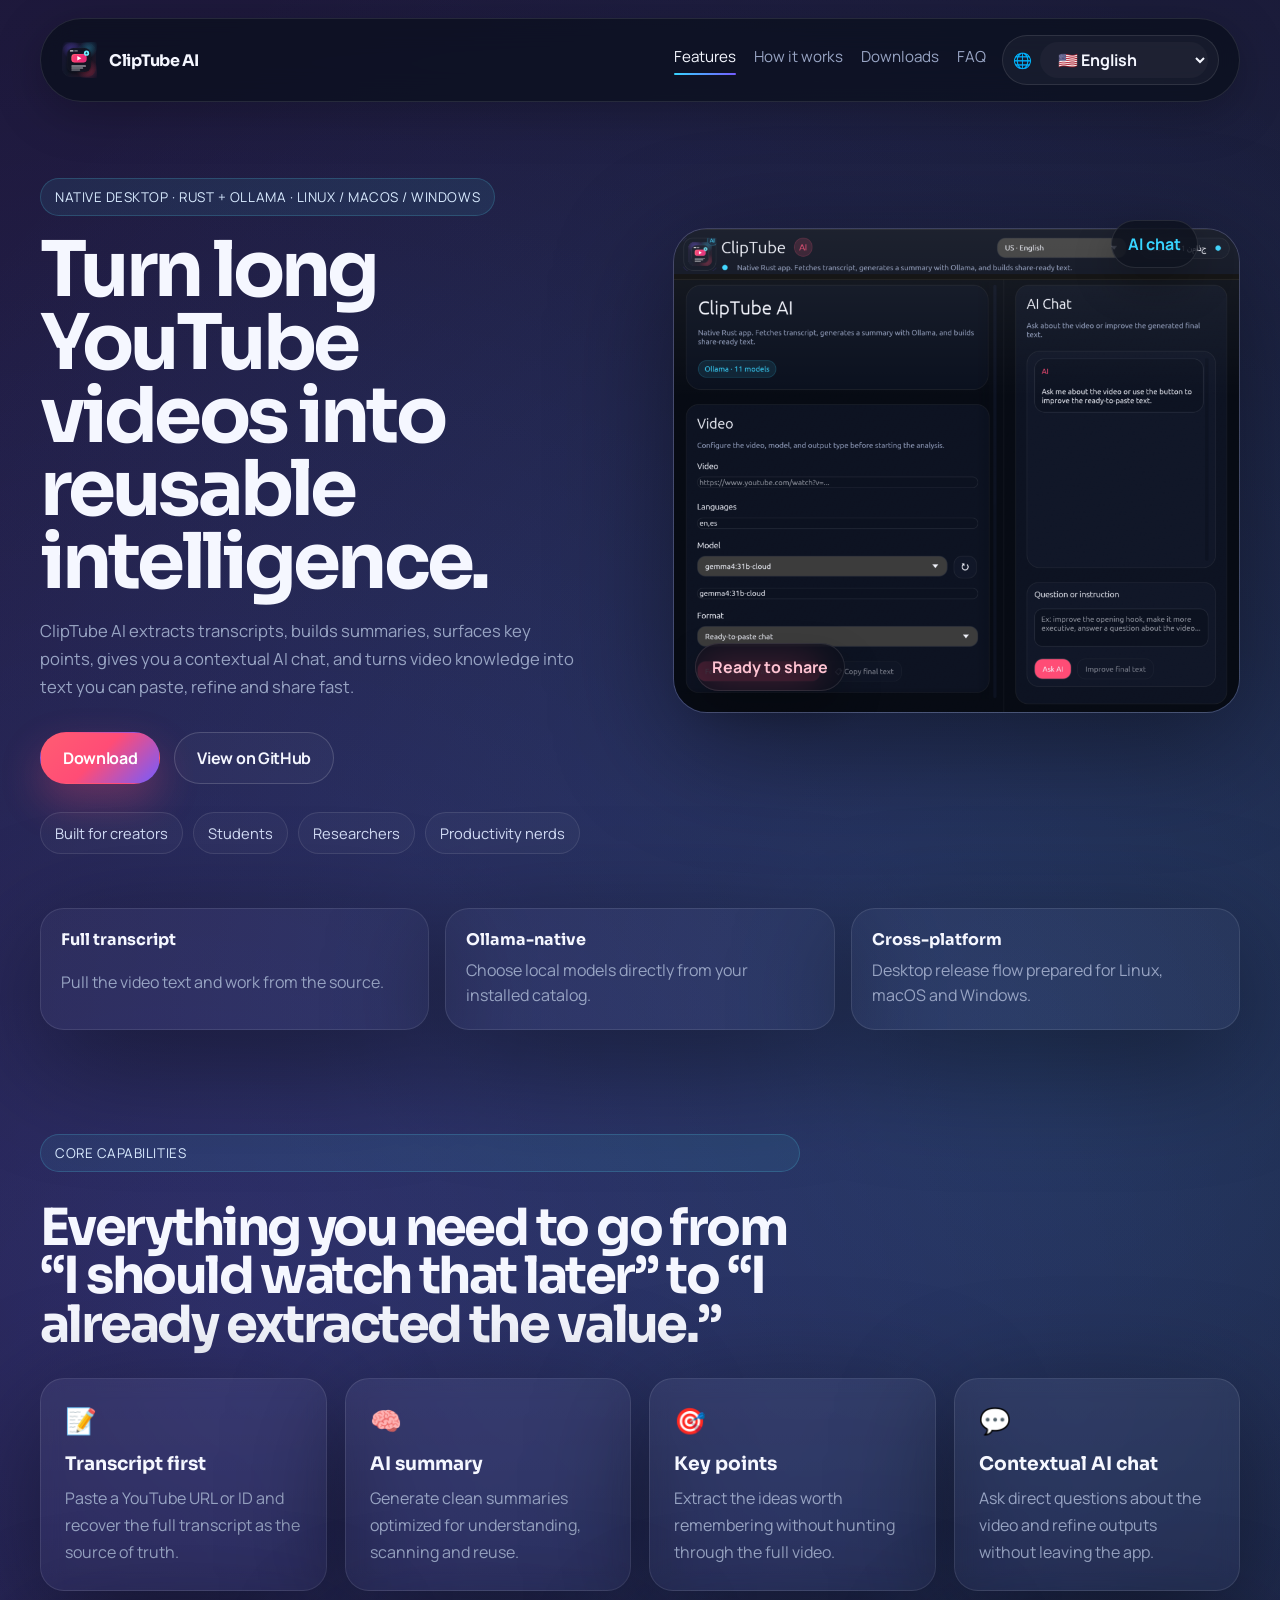
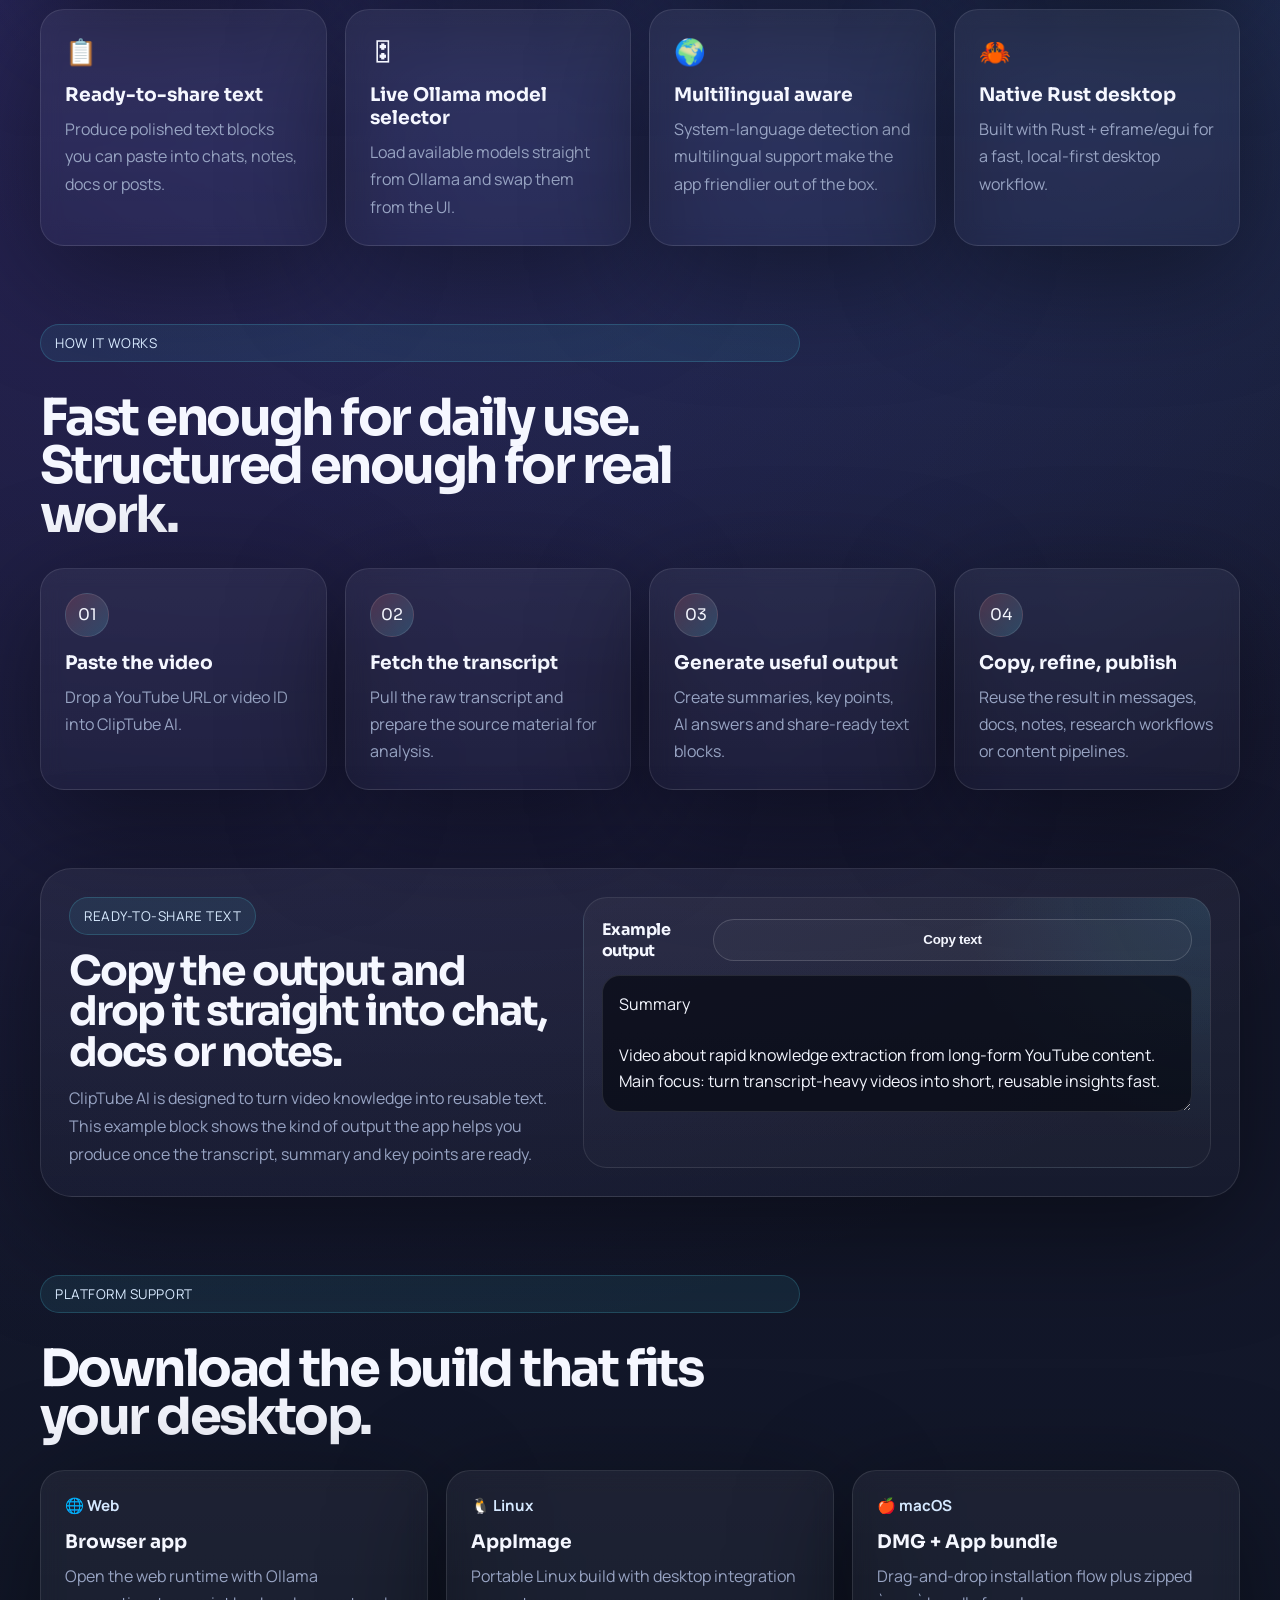
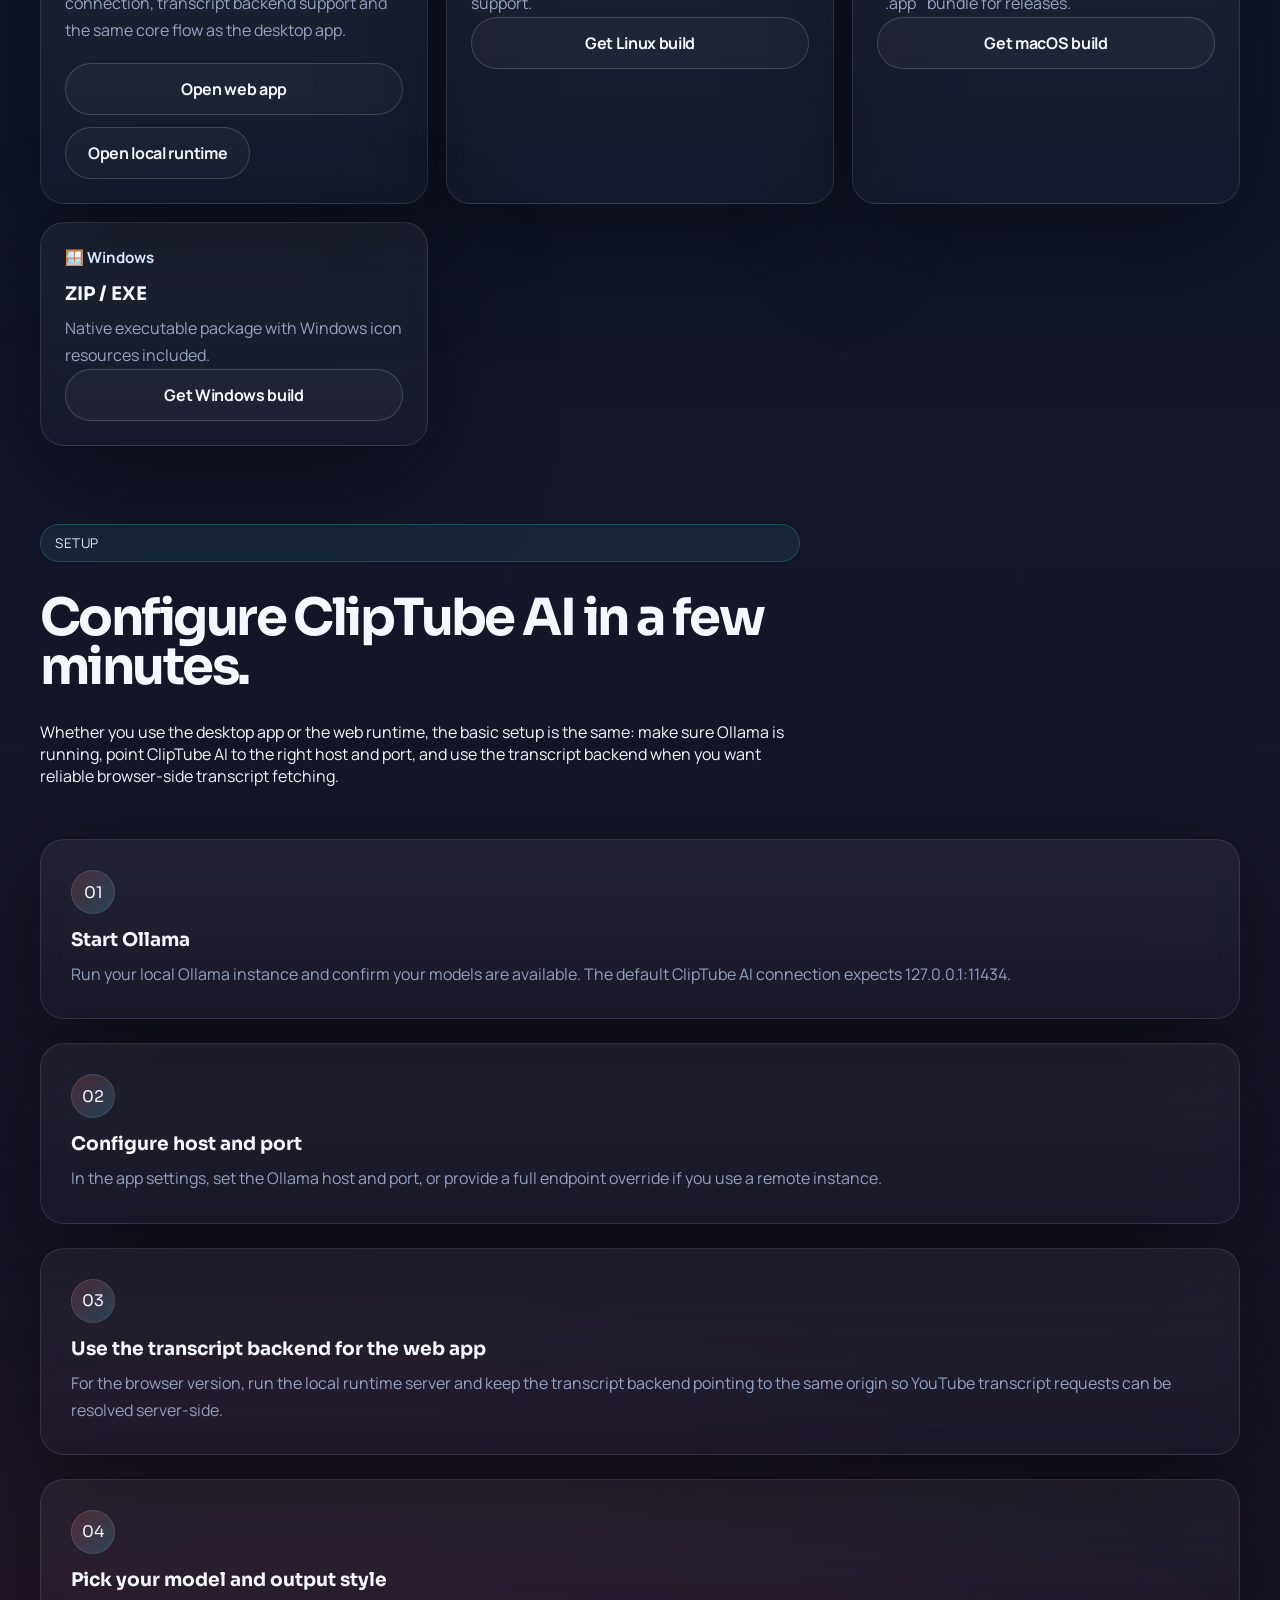
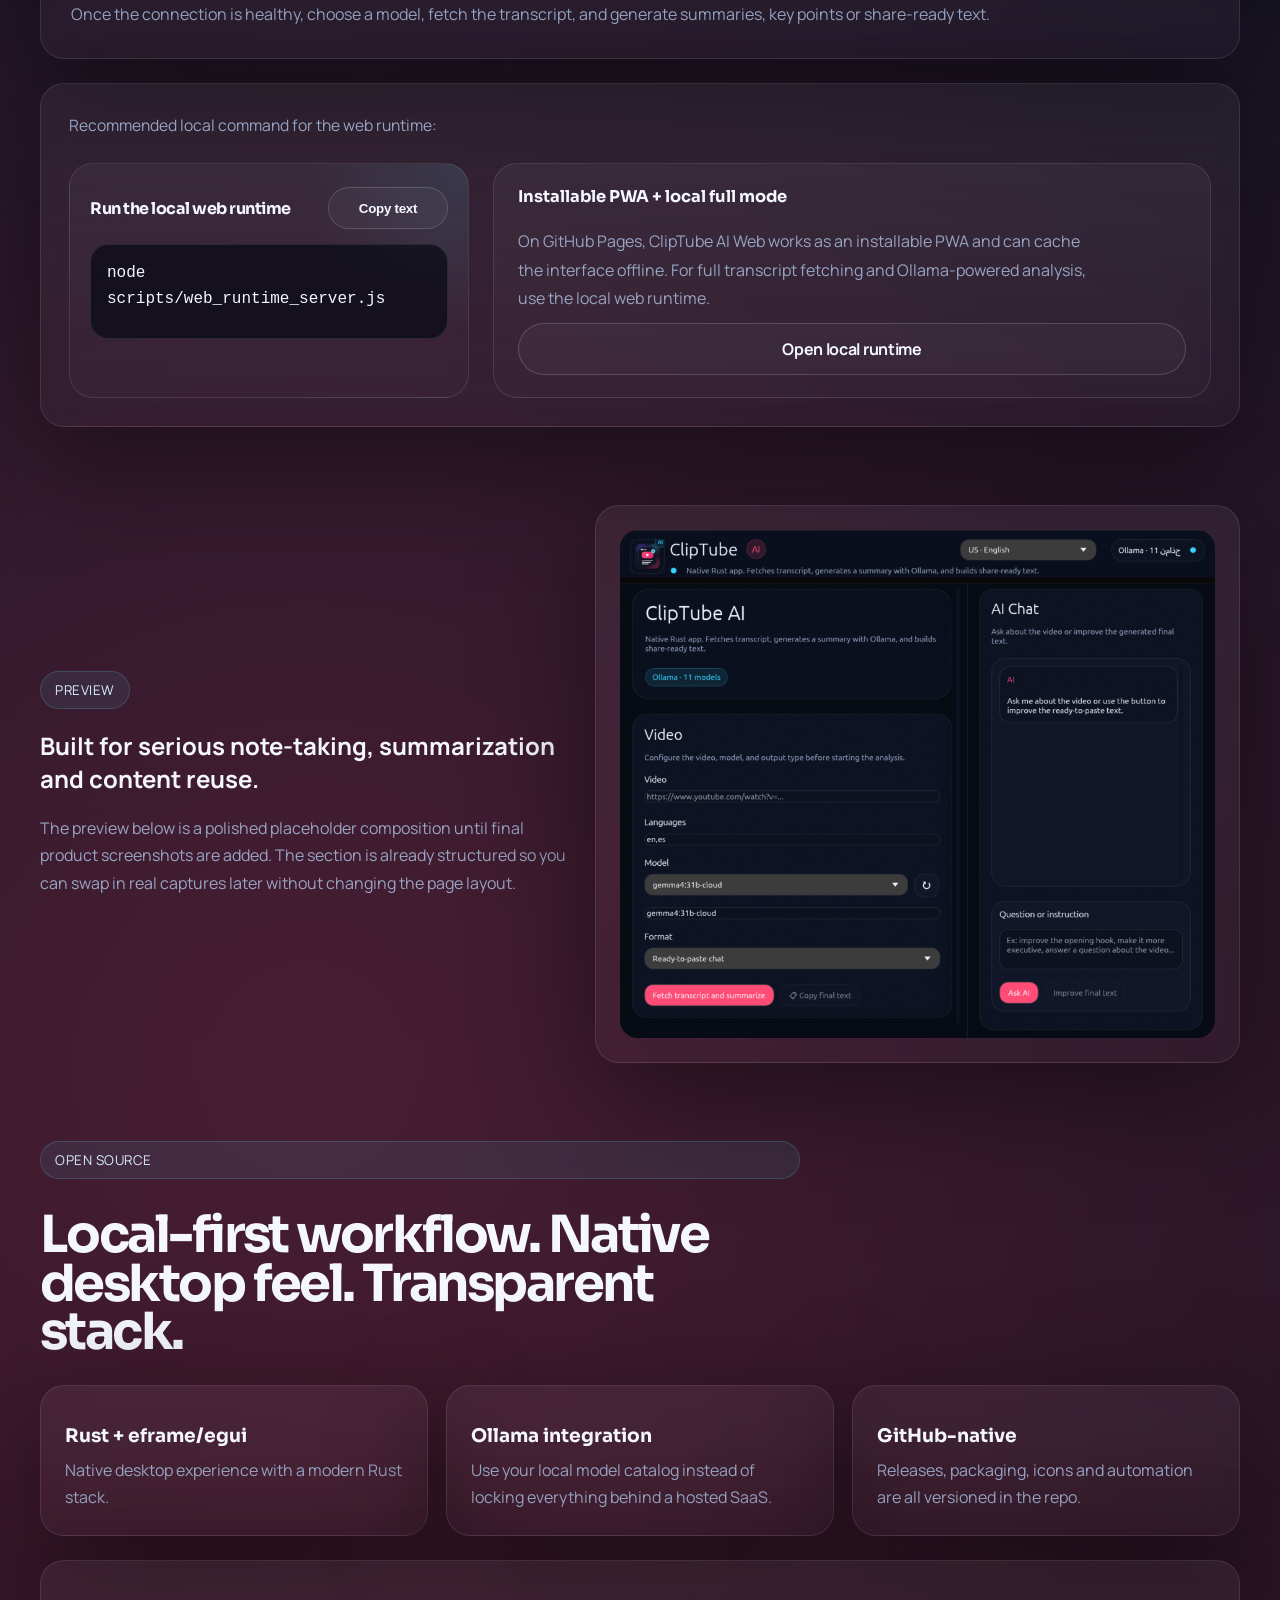
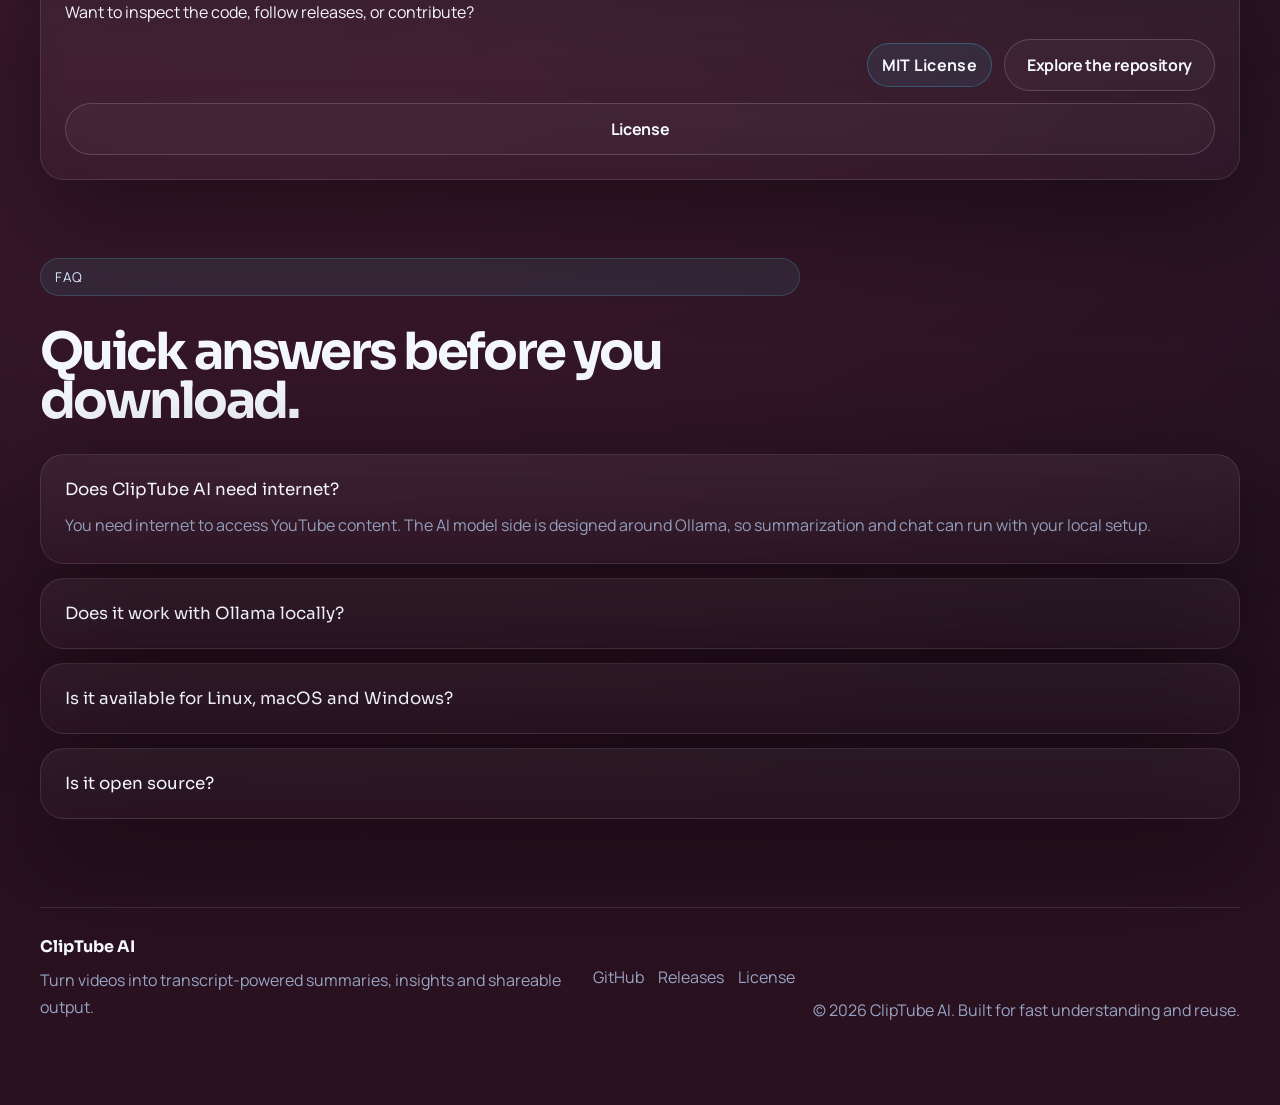
<file: docs/index.html>
<!DOCTYPE html>
<html lang="en">
  <head>
    <meta charset="UTF-8" />
    <meta name="viewport" content="width=device-width, initial-scale=1.0" />
    <meta name="robots" content="index,follow,max-image-preview:large,max-snippet:-1,max-video-preview:-1" />
    <meta name="theme-color" content="#111728" />
    <meta name="application-name" content="ClipTube AI" />
    <meta name="apple-mobile-web-app-title" content="ClipTube AI" />
    <title>ClipTube AI — Turn YouTube into transcripts, summaries and shareable insights</title>
    <meta name="description" content="ClipTube AI is a native Rust desktop app that turns YouTube videos into transcripts, summaries, key points and ready-to-share text." />
    <meta name="keywords" content="YouTube transcript app, YouTube summarizer, Ollama desktop app, AI video summary, transcript to notes, YouTube summary app, Rust desktop app" />
    <link rel="canonical" href="https://hexarevenant.github.io/cliptube-ai/" />
    <meta property="og:title" content="ClipTube AI — YouTube transcripts, summaries and AI chat" />
    <meta property="og:description" content="Native Rust desktop app for YouTube transcripts, summaries, key points, AI chat and shareable text with Ollama." />
    <meta property="og:type" content="website" />
    <meta property="og:url" content="https://hexarevenant.github.io/cliptube-ai/" />
    <meta property="og:site_name" content="ClipTube AI" />
    <meta property="og:image" content="https://hexarevenant.github.io/cliptube-ai/assets/og-image.png" />
    <meta property="og:image:alt" content="ClipTube AI social preview banner for YouTube transcripts, summaries and AI chat." />
    <meta name="twitter:card" content="summary_large_image" />
    <meta name="twitter:title" content="ClipTube AI — YouTube transcripts, summaries and AI chat" />
    <meta name="twitter:description" content="Turn YouTube videos into transcripts, summaries, key points and shareable insights with a native Rust desktop app." />
    <meta name="twitter:image" content="https://hexarevenant.github.io/cliptube-ai/assets/og-image.png" />
    <link rel="icon" type="image/svg+xml" href="assets/favicon.svg" />
    <link rel="sitemap" type="application/xml" href="sitemap.xml" />
    <link rel="preconnect" href="https://fonts.googleapis.com" />
    <link rel="preconnect" href="https://fonts.gstatic.com" crossorigin />
    <link href="https://fonts.googleapis.com/css2?family=Manrope:wght@400;500;600;700;800&family=Sora:wght@500;600;700;800&display=swap" rel="stylesheet" />
    <link rel="stylesheet" href="styles.css" />
    <script type="application/ld+json">
      {
        "@context": "https://schema.org",
        "@type": "SoftwareApplication",
        "name": "ClipTube AI",
        "applicationCategory": "ProductivityApplication",
        "operatingSystem": "Linux, macOS, Windows",
        "description": "ClipTube AI is a native Rust desktop app for YouTube transcripts, summaries, key points, AI chat and shareable text powered by Ollama-compatible runtimes.",
        "url": "https://hexarevenant.github.io/cliptube-ai/",
        "downloadUrl": "https://github.com/HexaRevenant/cliptube-ai/releases/latest",
        "image": "https://hexarevenant.github.io/cliptube-ai/assets/og-image.png",
        "author": {
          "@type": "Person",
          "name": "HexaRevenant"
        },
        "offers": {
          "@type": "Offer",
          "price": "0",
          "priceCurrency": "USD"
        }
      }
    </script>
    <script type="application/ld+json">
      {
        "@context": "https://schema.org",
        "@type": "FAQPage",
        "mainEntity": [
          {
            "@type": "Question",
            "name": "Does ClipTube AI need internet?",
            "acceptedAnswer": {
              "@type": "Answer",
              "text": "You need internet to access YouTube content. The AI model side is designed around Ollama, so summarization and chat can run with your local setup."
            }
          },
          {
            "@type": "Question",
            "name": "Does it work with Ollama locally?",
            "acceptedAnswer": {
              "@type": "Answer",
              "text": "Yes. ClipTube AI can list models directly from your local Ollama instance and use them for summaries and chat."
            }
          },
          {
            "@type": "Question",
            "name": "Is it available for Linux, macOS and Windows?",
            "acceptedAnswer": {
              "@type": "Answer",
              "text": "Yes. The project is prepared to publish Linux AppImage, macOS DMG and app bundle, and Windows ZIP and EXE packages."
            }
          },
          {
            "@type": "Question",
            "name": "Is it open source?",
            "acceptedAnswer": {
              "@type": "Answer",
              "text": "Yes. The repository, release automation, packaging and assets are shared publicly through GitHub."
            }
          }
        ]
      }
    </script>
  </head>
  <body>
    <div class="site-shell">
      <header class="topbar">
        <a class="brand" href="#hero" aria-label="ClipTube AI home">
          <img src="assets/icon.svg" alt="ClipTube AI logo" />
          <span class="brand-name">ClipTube AI</span>
        </a>
        <div class="topbar-actions">
          <nav class="nav" aria-label="Primary">
            <a href="#features" data-i18n="navFeatures">Features</a>
            <a href="#workflow" data-i18n="navWorkflow">How it works</a>
            <a href="#downloads" data-i18n="navDownloads">Downloads</a>
            <a href="#faq" data-i18n="navFaq">FAQ</a>
          </nav>
          <div class="lang-switch" aria-label="Language switcher">
            <label class="lang-select-label" for="language-select">🌐</label>
            <select id="language-select" class="lang-select" aria-label="Language switcher">
              <option value="en">🇺🇸 English</option>
              <option value="es">🇪🇸 Español</option>
              <option value="pt">🇧🇷 Português</option>
              <option value="fr">🇫🇷 Français</option>
              <option value="de">🇩🇪 Deutsch</option>
              <option value="ja">🇯🇵 日本語</option>
              <option value="zh-Hans">🇨🇳 简体中文</option>
              <option value="ru">🇷🇺 Русский</option>
              <option value="ar">🇸🇦 العربية</option>
              <option value="hi">🇮🇳 हिन्दी</option>
            </select>
          </div>
        </div>
      </header>

      <main>
        <section class="hero" id="hero">
          <div class="hero-copy reveal">
            <div class="eyebrow" data-i18n="heroEyebrow">Native desktop · Rust + Ollama · Linux / macOS / Windows</div>
            <h1 data-i18n="heroTitle">Turn long YouTube videos into reusable intelligence.</h1>
            <p class="hero-text" data-i18n="heroText">
              ClipTube AI extracts transcripts, builds summaries, surfaces key points, gives you a contextual AI chat, and turns video knowledge into text you can paste, refine and share fast.
            </p>
            <div class="hero-actions">
              <a class="button primary" data-release-link href="https://github.com/YOUR_GITHUB_USERNAME/cliptube-ai/releases/latest" data-i18n="downloadBtn">Download</a>
              <a class="button secondary" data-repo-link href="https://github.com/YOUR_GITHUB_USERNAME/cliptube-ai" data-i18n="githubBtn">View on GitHub</a>
            </div>
            <div class="hero-meta">
              <span data-i18n="heroMeta1">Built for creators</span>
              <span data-i18n="heroMeta2">Students</span>
              <span data-i18n="heroMeta3">Researchers</span>
              <span data-i18n="heroMeta4">Productivity nerds</span>
            </div>
          </div>

          <div class="hero-visual reveal delay-1" aria-hidden="true">
            <div class="floating-badge badge-cyan" data-i18n="heroBadge1">AI chat</div>
            <div class="floating-badge badge-pink" data-i18n="heroBadge2">Ready to share</div>
            <div class="app-frame">
              <img data-preview-image src="assets/screenshots/app-preview-en.png" alt="ClipTube AI app preview with transcript, summary, key points and AI chat." />
            </div>
          </div>
        </section>

        <section class="metrics reveal delay-2" aria-label="Highlights">
          <article><strong data-i18n="metric1Title">Full transcript</strong><span data-i18n="metric1Text">Pull the video text and work from the source.</span></article>
          <article><strong data-i18n="metric2Title">Ollama-native</strong><span data-i18n="metric2Text">Choose local models directly from your installed catalog.</span></article>
          <article><strong data-i18n="metric3Title">Cross-platform</strong><span data-i18n="metric3Text">Desktop release flow prepared for Linux, macOS and Windows.</span></article>
        </section>

        <section class="section" id="features">
          <div class="section-head reveal">
            <span class="eyebrow" data-i18n="featuresEyebrow">Core capabilities</span>
            <h2 data-i18n="featuresTitle">Everything you need to go from “I should watch that later” to “I already extracted the value.”</h2>
          </div>
          <div class="feature-grid">
            <article class="feature-card reveal"><span>📝</span><h3 data-i18n="feature1Title">Transcript first</h3><p data-i18n="feature1Text">Paste a YouTube URL or ID and recover the full transcript as the source of truth.</p></article>
            <article class="feature-card reveal delay-1"><span>🧠</span><h3 data-i18n="feature2Title">AI summary</h3><p data-i18n="feature2Text">Generate clean summaries optimized for understanding, scanning and reuse.</p></article>
            <article class="feature-card reveal delay-2"><span>🎯</span><h3 data-i18n="feature3Title">Key points</h3><p data-i18n="feature3Text">Extract the ideas worth remembering without hunting through the full video.</p></article>
            <article class="feature-card reveal"><span>💬</span><h3 data-i18n="feature4Title">Contextual AI chat</h3><p data-i18n="feature4Text">Ask direct questions about the video and refine outputs without leaving the app.</p></article>
            <article class="feature-card reveal delay-1"><span>📋</span><h3 data-i18n="feature5Title">Ready-to-share text</h3><p data-i18n="feature5Text">Produce polished text blocks you can paste into chats, notes, docs or posts.</p></article>
            <article class="feature-card reveal delay-2"><span>🎛</span><h3 data-i18n="feature6Title">Live Ollama model selector</h3><p data-i18n="feature6Text">Load available models straight from Ollama and swap them from the UI.</p></article>
            <article class="feature-card reveal"><span>🌍</span><h3 data-i18n="feature7Title">Multilingual aware</h3><p data-i18n="feature7Text">System-language detection and multilingual support make the app friendlier out of the box.</p></article>
            <article class="feature-card reveal delay-1"><span>🦀</span><h3 data-i18n="feature8Title">Native Rust desktop</h3><p data-i18n="feature8Text">Built with Rust + eframe/egui for a fast, local-first desktop workflow.</p></article>
          </div>
        </section>

        <section class="section workflow" id="workflow">
          <div class="section-head reveal">
            <span class="eyebrow" data-i18n="workflowEyebrow">How it works</span>
            <h2 data-i18n="workflowTitle">Fast enough for daily use. Structured enough for real work.</h2>
          </div>
          <div class="steps">
            <article class="step reveal"><span>01</span><h3 data-i18n="step1Title">Paste the video</h3><p data-i18n="step1Text">Drop a YouTube URL or video ID into ClipTube AI.</p></article>
            <article class="step reveal delay-1"><span>02</span><h3 data-i18n="step2Title">Fetch the transcript</h3><p data-i18n="step2Text">Pull the raw transcript and prepare the source material for analysis.</p></article>
            <article class="step reveal delay-2"><span>03</span><h3 data-i18n="step3Title">Generate useful output</h3><p data-i18n="step3Text">Create summaries, key points, AI answers and share-ready text blocks.</p></article>
            <article class="step reveal delay-3"><span>04</span><h3 data-i18n="step4Title">Copy, refine, publish</h3><p data-i18n="step4Text">Reuse the result in messages, docs, notes, research workflows or content pipelines.</p></article>
          </div>
        </section>

        <section class="section share-ready">
          <div class="share-card reveal">
            <div class="share-copy">
              <span class="eyebrow" data-i18n="shareEyebrow">Ready-to-share text</span>
              <h2 data-i18n="shareTitle">Copy the output and drop it straight into chat, docs or notes.</h2>
              <p data-i18n="shareText">
                ClipTube AI is designed to turn video knowledge into reusable text. This example block shows the kind of output the app helps you produce once the transcript, summary and key points are ready.
              </p>
            </div>
            <div class="share-box">
              <div class="share-box-head">
                <strong data-i18n="shareExampleTitle">Example output</strong>
                <button class="button tertiary copy-button" type="button" data-copy-target="share-example" data-i18n="copyBtn">Copy text</button>
              </div>
              <textarea id="share-example" readonly data-i18n-value="shareExample">Resumen

Video about rapid knowledge extraction from long-form YouTube content. Main focus: turn transcript-heavy videos into short, reusable insights fast.

Puntos Importantes
- Pull the transcript first so the summary stays grounded in the original content.
- Extract key points that can be reused in notes, research or team updates.
- Generate ready-to-share text so the result is useful immediately.

URL
https://www.youtube.com/watch?v=example</textarea>
              <p class="copy-feedback" data-copy-feedback aria-live="polite"></p>
            </div>
          </div>
        </section>

        <section class="section downloads" id="downloads">
          <div class="section-head reveal">
            <span class="eyebrow" data-i18n="downloadsEyebrow">Platform support</span>
            <h2 data-i18n="downloadsTitle">Download the build that fits your desktop.</h2>
          </div>
          <div class="download-grid">
            <article class="download-card reveal">
              <div class="platform" data-i18n="webLabel">🌐 Web</div>
              <h3 data-i18n="webTitle">Browser app</h3>
              <p data-i18n="webText">Open the web runtime with Ollama connection, transcript backend support and the same core flow as the desktop app.</p>
              <div class="download-actions">
              <a class="button tertiary" href="app/" data-i18n="webBtn">Open web app</a>
              <a class="button secondary" href="http://127.0.0.1:4174/app/" target="_blank" rel="noreferrer" data-i18n="localRuntimeBtn">Open local runtime</a>
              </div>
            </article>
            <article class="download-card reveal">
              <div class="platform" data-i18n="linuxLabel">🐧 Linux</div>
              <h3 data-i18n="linuxTitle">AppImage</h3>
              <p data-i18n="linuxText">Portable Linux build with desktop integration support.</p>
              <a class="button tertiary" data-release-link href="https://github.com/YOUR_GITHUB_USERNAME/cliptube-ai/releases/latest" data-i18n="linuxBtn">Get Linux build</a>
            </article>
            <article class="download-card reveal delay-1">
              <div class="platform" data-i18n="macLabel">🍎 macOS</div>
              <h3 data-i18n="macTitle">DMG + App bundle</h3>
              <p data-i18n="macText">Drag-and-drop installation flow plus zipped `.app` bundle for releases.</p>
              <a class="button tertiary" data-release-link href="https://github.com/YOUR_GITHUB_USERNAME/cliptube-ai/releases/latest" data-i18n="macBtn">Get macOS build</a>
            </article>
            <article class="download-card reveal delay-2">
              <div class="platform" data-i18n="winLabel">🪟 Windows</div>
              <h3 data-i18n="winTitle">ZIP / EXE</h3>
              <p data-i18n="winText">Native executable package with Windows icon resources included.</p>
              <a class="button tertiary" data-release-link href="https://github.com/YOUR_GITHUB_USERNAME/cliptube-ai/releases/latest" data-i18n="winBtn">Get Windows build</a>
            </article>
          </div>
        </section>

        <section class="section config-guide" id="setup">
          <div class="section-head reveal">
            <span class="eyebrow" data-i18n="setupEyebrow">Setup</span>
            <h2 data-i18n="setupTitle">Configure ClipTube AI in a few minutes.</h2>
            <p data-i18n="setupText">Whether you use the desktop app or the web runtime, the basic setup is the same: make sure Ollama is running, point ClipTube AI to the right host and port, and use the transcript backend when you want reliable browser-side transcript fetching.</p>
          </div>
          <div class="steps">
            <article class="step reveal">
              <span>01</span>
              <h3 data-i18n="setup1Title">Start Ollama</h3>
              <p data-i18n="setup1Text">Run your local Ollama instance and confirm your models are available. The default ClipTube AI connection expects <code>127.0.0.1:11434</code>.</p>
            </article>
            <article class="step reveal delay-1">
              <span>02</span>
              <h3 data-i18n="setup2Title">Configure host and port</h3>
              <p data-i18n="setup2Text">In the app settings, set the Ollama host and port, or provide a full endpoint override if you use a remote instance.</p>
            </article>
            <article class="step reveal delay-2">
              <span>03</span>
              <h3 data-i18n="setup3Title">Use the transcript backend for the web app</h3>
              <p data-i18n="setup3Text">For the browser version, run the local runtime server and keep the transcript backend pointing to the same origin so YouTube transcript requests can be resolved server-side.</p>
            </article>
            <article class="step reveal delay-3">
              <span>04</span>
              <h3 data-i18n="setup4Title">Pick your model and output style</h3>
              <p data-i18n="setup4Text">Once the connection is healthy, choose a model, fetch the transcript, and generate summaries, key points or share-ready text.</p>
            </article>
          </div>
          <div class="cta-band reveal setup-band">
            <p class="setup-band-label" data-i18n="setupCommandLabel">Recommended local command for the web runtime:</p>
            <div class="setup-band-grid">
              <div class="share-box setup-command-box">
                <div class="share-box-head">
                  <strong data-i18n="setupCommandTitle">Run the local web runtime</strong>
                  <button class="button tertiary copy-button" type="button" data-copy-target="setup-command" data-i18n="copyBtn">Copy text</button>
                </div>
                <textarea id="setup-command" readonly data-i18n-value="setupCommand">node scripts/web_runtime_server.js</textarea>
                <p class="copy-feedback" data-copy-feedback aria-live="polite"></p>
              </div>
              <div class="setup-note">
                <strong data-i18n="setupOfflineTitle">Installable PWA + local full mode</strong>
                <p data-i18n="setupOfflineText">On GitHub Pages, ClipTube AI Web works as an installable PWA and can cache the interface offline. For full transcript fetching and Ollama-powered analysis, use the local web runtime.</p>
              <a class="button secondary" href="http://127.0.0.1:4174/app/" target="_blank" rel="noreferrer" data-i18n="localRuntimeBtn">Open local runtime</a>
              </div>
            </div>
          </div>
        </section>

        <section class="section preview-block">
          <div class="preview-copy reveal">
            <span class="eyebrow" data-i18n="previewEyebrow">Preview</span>
            <h2 data-i18n="previewTitle">Built for serious note-taking, summarization and content reuse.</h2>
            <p data-i18n="previewText">
              The preview below is a polished placeholder composition until final product screenshots are added. The section is already structured so you can swap in real captures later without changing the page layout.
            </p>
          </div>
          <div class="preview-frame reveal delay-1">
            <img data-preview-image src="assets/screenshots/app-preview-en.png" alt="Localized preview of the ClipTube AI desktop interface" />
          </div>
        </section>

        <section class="section open-source">
          <div class="section-head reveal">
            <span class="eyebrow" data-i18n="ossEyebrow">Open source</span>
            <h2 data-i18n="ossTitle">Local-first workflow. Native desktop feel. Transparent stack.</h2>
          </div>
          <div class="opensource-grid">
            <article class="source-card reveal"><h3 data-i18n="oss1Title">Rust + eframe/egui</h3><p data-i18n="oss1Text">Native desktop experience with a modern Rust stack.</p></article>
            <article class="source-card reveal delay-1"><h3 data-i18n="oss2Title">Ollama integration</h3><p data-i18n="oss2Text">Use your local model catalog instead of locking everything behind a hosted SaaS.</p></article>
            <article class="source-card reveal delay-2"><h3 data-i18n="oss3Title">GitHub-native</h3><p data-i18n="oss3Text">Releases, packaging, icons and automation are all versioned in the repo.</p></article>
          </div>
          <div class="cta-band reveal">
            <p data-i18n="ossCtaText">Want to inspect the code, follow releases, or contribute?</p>
            <div class="cta-actions">
              <span class="license-pill">MIT License</span>
              <a class="button secondary" data-repo-link href="https://github.com/YOUR_GITHUB_USERNAME/cliptube-ai" data-i18n="ossCtaBtn">Explore the repository</a>
              <a class="button tertiary" data-license-link href="https://github.com/YOUR_GITHUB_USERNAME/cliptube-ai/blob/main/LICENSE" rel="noreferrer" data-i18n="footerLicense">License</a>
            </div>
          </div>
        </section>

        <section class="section faq" id="faq">
          <div class="section-head reveal">
            <span class="eyebrow" data-i18n="faqEyebrow">FAQ</span>
            <h2 data-i18n="faqTitle">Quick answers before you download.</h2>
          </div>
          <div class="faq-list">
            <details class="faq-item reveal" open>
              <summary data-i18n="faq1Q">Does ClipTube AI need internet?</summary>
              <p data-i18n="faq1A">You need internet to access YouTube content. The AI model side is designed around Ollama, so summarization and chat can run with your local setup.</p>
            </details>
            <details class="faq-item reveal delay-1">
              <summary data-i18n="faq2Q">Does it work with Ollama locally?</summary>
              <p data-i18n="faq2A">Yes. ClipTube AI can list models directly from your local Ollama instance and use them for summaries and chat.</p>
            </details>
            <details class="faq-item reveal delay-2">
              <summary data-i18n="faq3Q">Is it available for Linux, macOS and Windows?</summary>
              <p data-i18n="faq3A">Yes. The project is prepared to publish Linux AppImage, macOS DMG / app bundle, and Windows ZIP / EXE packages.</p>
            </details>
            <details class="faq-item reveal delay-3">
              <summary data-i18n="faq4Q">Is it open source?</summary>
              <p data-i18n="faq4A">Yes. The repository, release automation, packaging and assets are meant to be shared publicly through GitHub.</p>
            </details>
          </div>
        </section>
      </main>

      <footer class="footer reveal">
        <div>
          <strong>ClipTube AI</strong>
          <p data-i18n="footerText">Turn videos into transcript-powered summaries, insights and shareable output.</p>
        </div>
        <div class="footer-links">
          <a data-repo-link href="https://github.com/YOUR_GITHUB_USERNAME/cliptube-ai" data-i18n="footerGithub">GitHub</a>
          <a data-release-link href="https://github.com/YOUR_GITHUB_USERNAME/cliptube-ai/releases/latest" data-i18n="footerReleases">Releases</a>
          <a data-license-link href="https://github.com/YOUR_GITHUB_USERNAME/cliptube-ai/blob/main/LICENSE" rel="noreferrer" data-i18n="footerLicense">License</a>
        </div>
        <div class="footer-note">© <span id="year"></span> <span data-i18n="footerNote">ClipTube AI. Built for fast understanding and reuse.</span></div>
      </footer>
    </div>
    <script src="script.js"></script>
  </body>
</html>
</file>
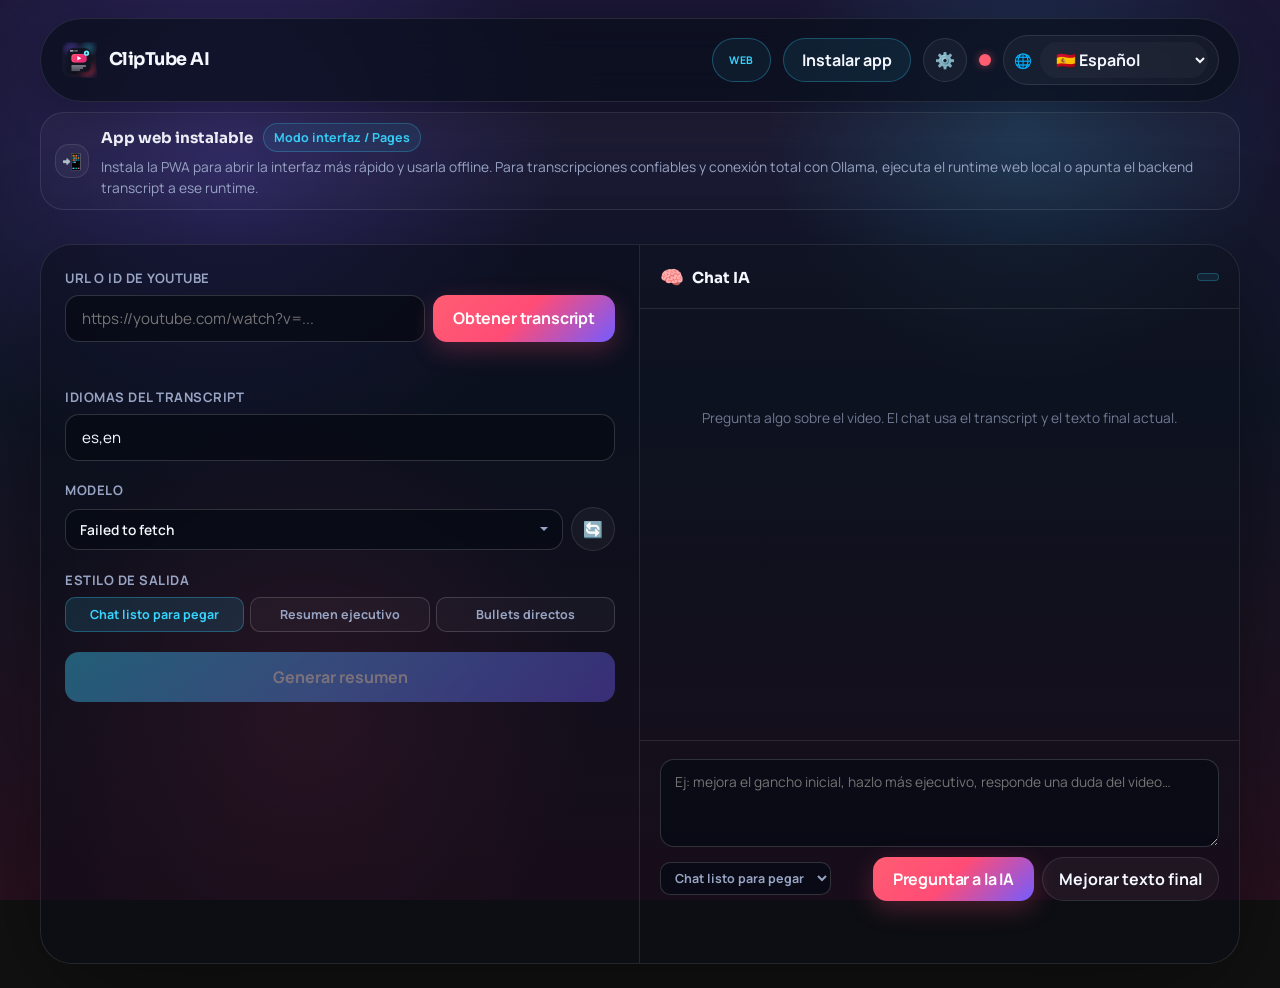
<file: docs/app/index.html>
<!DOCTYPE html>
<html lang="es">
<head>
  <meta charset="UTF-8" />
  <meta name="viewport" content="width=device-width, initial-scale=1.0" />
  <title>ClipTube AI — Web</title>
  <meta name="description" content="ClipTube AI web — turn YouTube videos into transcripts, summaries and shareable insights using your local Ollama." />
  <meta name="theme-color" content="#0f1526" />
  <meta name="apple-mobile-web-app-capable" content="yes" />
  <meta name="apple-mobile-web-app-status-bar-style" content="black-translucent" />
  <link rel="manifest" href="manifest.webmanifest" />
  <link rel="icon" type="image/svg+xml" href="../assets/favicon.svg" />
  <link rel="preconnect" href="https://fonts.googleapis.com" />
  <link rel="preconnect" href="https://fonts.gstatic.com" crossorigin />
  <link href="https://fonts.googleapis.com/css2?family=Manrope:wght@400;500;600;700;800&family=Sora:wght@500;600;700;800&display=swap" rel="stylesheet" />
  <link rel="stylesheet" href="app.css" />
</head>
<body>
  <header class="topbar">
    <a class="brand" href="../">
      <img src="../assets/icon.svg" alt="ClipTube AI logo" />
      <span class="brand-name">ClipTube AI</span>
    </a>
    <div class="topbar-right">
      <a class="web-badge topbar-web-badge" href="../" aria-label="ClipTube AI site">WEB</a>
      <button id="btn-install" class="btn-secondary install-btn" hidden data-i18n="btnInstall">Install app</button>
      <button id="btn-settings" class="icon-btn" title="Configuración Ollama">⚙️</button>
      <div id="ollama-status" class="status-dot" title="Desconectado"></div>
      <div class="lang-switch">
        <label class="lang-select-label" for="lang-select">🌐</label>
        <select id="lang-select" class="lang-select">
          <option value="es">🇪🇸 Español</option>
          <option value="en">🇺🇸 English</option>
          <option value="pt">🇧🇷 Português</option>
          <option value="fr">🇫🇷 Français</option>
          <option value="de">🇩🇪 Deutsch</option>
          <option value="ja">🇯🇵 日本語</option>
          <option value="zh-Hans">🇨🇳 简体中文</option>
          <option value="ru">🇷🇺 Русский</option>
          <option value="ar">🇸🇦 العربية</option>
          <option value="hi">🇮🇳 हिन्दी</option>
        </select>
      </div>
    </div>
  </header>

  <section class="runtime-banner">
    <div id="runtime-banner-icon" class="runtime-banner-icon" aria-hidden="true">📲</div>
    <div class="runtime-banner-copy">
      <div class="runtime-banner-head">
        <strong id="runtime-banner-title" data-i18n="runtimeBannerTitle">Installable web app</strong>
        <span id="runtime-mode-pill" class="runtime-pill" data-i18n="runtimePillRemote">Interface-only on static hosting</span>
      </div>
      <p id="runtime-banner-text" data-i18n="runtimeBannerRemote">Install the PWA for fast access and offline UI. For full transcript fetching and Ollama integration, run the local web runtime or point the transcript backend to it.</p>
    </div>
  </section>

  <div id="settings-panel" class="settings-panel hidden">
    <div class="settings-card">
      <h3 data-i18n="settingsTitle">Conexión Ollama</h3>
      <p class="settings-hint" data-i18n="settingsHint">Configura la URL de tu instancia Ollama local o remota. Por defecto: http://localhost:11434</p>
      <div class="settings-row">
        <label data-i18n="settingsHostPort">Host y puerto</label>
        <div class="settings-inline-grid">
          <input id="ollama-host" type="text" placeholder="127.0.0.1" />
          <input id="ollama-port" type="text" placeholder="11434" />
        </div>
      </div>
      <div class="settings-row">
        <label for="ollama-url" data-i18n="settingsUrl">Endpoint completo (override)</label>
        <input id="ollama-url" type="text" placeholder="http://localhost:11434/api/chat" />
      </div>
      <div class="settings-row">
        <label for="cors-proxy" data-i18n="settingsProxy">Proxy CORS (transcripts)</label>
        <input id="cors-proxy" type="text" placeholder="https://corsproxy.io/?" />
      </div>
      <div class="settings-row">
        <label for="transcript-backend" data-i18n="settingsTranscriptBackend">Backend transcript (opcional)</label>
        <input id="transcript-backend" type="text" placeholder="http://127.0.0.1:4174" />
      </div>
      <div class="settings-row">
        <label data-i18n="settingsEffectiveUrl">URL efectiva</label>
        <div id="effective-url" class="settings-note">http://127.0.0.1:11434</div>
      </div>
      <div class="settings-footer">
        <div class="settings-actions">
          <button id="btn-test-connection" class="btn-sm btn-cyan" data-i18n="settingsTest">Probar conexión</button>
          <button id="btn-save-settings" class="btn-sm btn-pink" data-i18n="settingsSave">Guardar</button>
        </div>
        <div id="connection-result" class="connection-result"></div>
      </div>
    </div>
  </div>

  <main class="app-layout">
    <section class="panel left-panel">
      <div class="input-group">
        <label class="label" data-i18n="urlLabel">URL o ID de YouTube</label>
        <div class="url-row">
          <input id="youtube-url" type="text" placeholder="https://youtube.com/watch?v=..." />
          <button id="btn-fetch" class="btn-primary" data-i18n="btnFetch">Obtener</button>
        </div>
        <div id="fetch-status" class="status-text"></div>
      </div>

      <div class="input-group">
        <label class="label" data-i18n="languagesLabel">Idiomas del transcript</label>
        <input id="transcript-languages" class="text-input" type="text" placeholder="es,en" />
      </div>

      <div class="input-group">
        <label class="label" data-i18n="modelLabel">Modelo</label>
        <div class="model-row">
          <select id="model-select" class="select-styled">
            <option value="" data-i18n="modelDefault">Cargando modelos…</option>
          </select>
          <button id="btn-refresh-models" class="icon-btn" title="Refrescar modelos">🔄</button>
        </div>
      </div>

      <div class="input-group">
        <label class="label" data-i18n="styleLabel">Estilo de salida</label>
        <div class="style-row">
          <button class="style-btn active" data-style="0" data-i18n="styleChat">Chat listo</button>
          <button class="style-btn" data-style="1" data-i18n="styleExec">Resumen ejecutivo</button>
          <button class="style-btn" data-style="2" data-i18n="styleBullets">Bullets directos</button>
        </div>
      </div>

      <button id="btn-analyze" class="btn-analyze" disabled data-i18n="btnAnalyze">Generar resumen</button>

      <div id="results" class="results hidden">
        <div class="result-card">
          <div class="card-header">
            <span class="card-icon">📋</span>
            <span class="card-title" data-i18n="metaTitle">Metadatos</span>
          </div>
          <pre id="result-meta" class="result-text"></pre>
        </div>

        <div class="result-card">
          <div class="card-header">
            <span class="card-icon">📝</span>
            <span class="card-title" data-i18n="summaryTitle">Resumen</span>
          </div>
          <p id="result-summary" class="result-text"></p>
        </div>

        <div class="result-card">
          <div class="card-header">
            <span class="card-icon">🔑</span>
            <span class="card-title" data-i18n="keyPointsTitle">Puntos clave</span>
          </div>
          <ul id="result-keypoints" class="result-list"></ul>
        </div>

        <div class="result-card">
          <div class="card-header">
            <span class="card-icon">💬</span>
            <span class="card-title" data-i18n="transcriptTitle">Transcripción</span>
            <button id="btn-toggle-transcript" class="btn-sm btn-ghost" data-i18n="btnShow">Mostrar</button>
          </div>
          <pre id="result-transcript" class="result-text collapsible collapsed"></pre>
        </div>

        <div class="result-card share-card">
          <div class="card-header">
            <span class="card-icon">✨</span>
            <span class="card-title" data-i18n="shareTitle">Texto para compartir</span>
            <button id="btn-copy-share" class="btn-sm btn-cyan" data-i18n="btnCopy">Copiar</button>
          </div>
          <pre id="result-share" class="result-text share-text"></pre>
          <div id="copy-feedback" class="copy-feedback"></div>
        </div>
      </div>

      <div id="loading" class="loading hidden">
        <div class="spinner"></div>
        <p id="loading-text" data-i18n="loading">Procesando…</p>
      </div>
    </section>

    <section class="panel right-panel">
      <div class="chat-header">
        <span class="chat-icon">🧠</span>
        <span data-i18n="chatTitle">Chat IA</span>
        <span id="chat-model-name" class="chat-model-name"></span>
      </div>

      <div id="chat-messages" class="chat-messages">
        <div class="chat-placeholder" data-i18n="chatPlaceholder">
          Pregunta algo sobre el video. El chat usa tu Ollama local.
        </div>
      </div>

      <div class="chat-composer">
        <textarea id="chat-input" rows="3" placeholder="" data-i18n-placeholder="chatInput"></textarea>
        <div class="composer-row">
          <select id="chat-style" class="select-sm">
            <option value="0" data-i18n="styleChat">Chat listo</option>
            <option value="1" data-i18n="styleExec">Resumen ejecutivo</option>
            <option value="2" data-i18n="styleBullets">Bullets directos</option>
          </select>
          <button id="btn-chat-send" class="btn-primary btn-send" data-i18n="btnSend">Enviar</button>
          <button id="btn-chat-improve" class="btn-secondary" data-i18n="btnImprove">Mejorar texto final</button>
        </div>
      </div>
    </section>
  </main>

  <div id="toast" class="toast hidden"></div>

  <script src="app.js"></script>
</body>
</html>
</file>
<file: docs/styles.css>
:root {
  color-scheme: dark;
  --bg: #070b14;
  --bg-soft: #0c1220;
  --panel: rgba(17, 24, 39, 0.68);
  --panel-strong: rgba(13, 19, 34, 0.92);
  --text: #f5f7ff;
  --muted: #98a4c3;
  --line: rgba(255,255,255,0.1);
  --line-strong: rgba(255,255,255,0.16);
  --pink: #ff4c76;
  --red: #ff5d72;
  --cyan: #37d4ff;
  --violet: #745cff;
  --violet-deep: #1a1634;
  --navy-mid: #111728;
  --berry-dark: #2a1120;
  --shadow: 0 30px 120px rgba(0,0,0,0.45);
  --radius-xl: 32px;
  --radius-lg: 24px;
  --radius-md: 18px;
  --radius-sm: 14px;
  --max: 1200px;
}
* { box-sizing: border-box; }
html { scroll-behavior: smooth; }
body {
  margin: 0;
  min-height: 100vh;
  font-family: 'Manrope', system-ui, sans-serif;
  background:
    radial-gradient(circle at 18% 18%, rgba(116, 92, 255, 0.24), transparent 26%),
    radial-gradient(circle at 80% 14%, rgba(55, 212, 255, 0.16), transparent 20%),
    radial-gradient(circle at 24% 78%, rgba(255, 76, 118, 0.18), transparent 24%),
    linear-gradient(180deg, var(--violet-deep) 0%, var(--navy-mid) 45%, var(--berry-dark) 100%);
  color: var(--text);
}
a { color: inherit; text-decoration: none; }
img { max-width: 100%; display: block; }
.site-shell { width: min(var(--max), calc(100% - 32px)); margin: 0 auto; padding-bottom: 72px; }
.topbar {
  position: sticky;
  top: 14px;
  z-index: 20;
  margin-top: 18px;
  display: flex;
  justify-content: space-between;
  align-items: center;
  gap: 24px;
  padding: 16px 20px;
  border: 1px solid var(--line);
  border-radius: 999px;
  background: rgba(9, 14, 27, 0.72);
  backdrop-filter: blur(16px);
  box-shadow: 0 12px 48px rgba(0,0,0,0.25);
}
.topbar-actions {
  display: flex;
  align-items: center;
  gap: 16px;
  flex-wrap: wrap;
  justify-content: flex-end;
}
.brand { display: inline-flex; align-items: center; gap: 12px; min-width: 300px; flex: 0 0 300px; font-family: 'Sora', sans-serif; font-weight: 700; letter-spacing: -0.03em; }
.brand img { width: 36px; height: 36px; }
.brand-name { display: inline-block; min-width: 152px; flex: 0 0 auto; }
.nav { display: flex; gap: 18px; flex-wrap: wrap; }
.nav a { color: var(--muted); font-size: 0.95rem; transition: color .2s ease, transform .2s ease; }
.nav a:hover, .nav a:focus-visible { color: var(--text); transform: translateY(-1px); }
.nav a.active { color: var(--text); }
.nav a.active::after {
  content: "";
  display: block;
  width: 100%;
  height: 2px;
  margin-top: 6px;
  border-radius: 999px;
  background: linear-gradient(90deg, var(--cyan), var(--violet));
}
.lang-switch {
  display: inline-flex;
  align-items: center;
  gap: 8px;
  padding: 6px 10px;
  border-radius: 999px;
  background: rgba(255,255,255,0.04);
  border: 1px solid var(--line);
}
.lang-select-label { color: var(--muted); font-size: 0.95rem; }
.lang-select {
  min-width: 168px;
  height: 36px;
  border: 0;
  outline: 0;
  border-radius: 999px;
  background: rgba(255,255,255,0.03);
  color: var(--text);
  font: inherit;
  font-weight: 700;
  padding: 0 14px;
  cursor: pointer;
  color-scheme: dark;
}
.lang-select:focus-visible {
  box-shadow: 0 0 0 2px rgba(55, 212, 255, 0.3);
}
.lang-select option {
  background: #0f1526;
  color: var(--text);
}
.hero {
  display: grid;
  grid-template-columns: minmax(0, 1.02fr) minmax(420px, 0.98fr);
  gap: 42px;
  align-items: start;
  padding: 76px 0 54px;
}
.eyebrow {
  display: inline-flex;
  align-items: center;
  gap: 8px;
  padding: 9px 14px;
  border: 1px solid rgba(82,229,255,0.18);
  border-radius: 999px;
  color: #d9ebff;
  font-size: 0.84rem;
  letter-spacing: .04em;
  text-transform: uppercase;
  background: rgba(82,229,255,0.08);
}
.hero h1, .section-head h2 {
  margin: 18px 0 0;
  font-family: 'Sora', sans-serif;
  letter-spacing: -0.05em;
  line-height: 0.95;
}
.hero h1 { font-size: clamp(3rem, 6vw, 5.4rem); max-width: 9.5ch; }
.hero-text {
  margin: 18px 0 0;
  max-width: 54ch;
  color: var(--muted);
  font-size: 1.04rem;
  line-height: 1.7;
}
.hero-actions, .footer-links { display: flex; gap: 14px; flex-wrap: wrap; margin-top: 30px; }
.cta-actions { display:flex; align-items:center; gap:12px; flex-wrap:wrap; justify-content:flex-end; }
.license-pill {
  display:inline-flex;
  align-items:center;
  padding:10px 14px;
  border-radius:999px;
  border:1px solid rgba(55, 212, 255, 0.28);
  background:rgba(55, 212, 255, 0.08);
  color:var(--text);
  font-weight:700;
  letter-spacing:0.02em;
}
.button {
  display: inline-flex;
  align-items: center;
  justify-content: center;
  min-height: 52px;
  padding: 0 22px;
  border-radius: 999px;
  border: 1px solid transparent;
  font-weight: 700;
  letter-spacing: -0.02em;
  transition: transform .24s ease, box-shadow .24s ease, border-color .24s ease, background .24s ease;
}
.button:hover, .button:focus-visible { transform: translateY(-2px); }
.button.primary {
  background: linear-gradient(135deg, var(--red), var(--pink) 48%, var(--violet));
  color: white;
  box-shadow: 0 18px 40px rgba(255, 76, 118, 0.3);
}
.button.secondary, .button.tertiary {
  border-color: var(--line-strong);
  background: rgba(255,255,255,0.03);
  color: var(--text);
}
.button.tertiary { width: 100%; }
.copy-button {
  width: auto;
  min-height: 42px;
  padding: 0 16px;
}
.hero-meta {
  margin-top: 28px;
  display: flex;
  flex-wrap: wrap;
  gap: 10px;
}
.hero-meta span, .metrics article {
  border: 1px solid var(--line);
  background: rgba(255,255,255,0.03);
}
.hero-meta span {
  padding: 10px 14px;
  border-radius: 999px;
  color: #d4def7;
  font-size: .92rem;
}
.hero-visual { position: relative; width: min(100%, 700px); margin: -90px auto 0; align-self: center; justify-self: center; }
.app-frame {
  position: relative;
  width: 100%;
  overflow: hidden;
  border-radius: 34px;
  border: 1px solid rgba(255,255,255,0.12);
  background: linear-gradient(180deg, rgba(255,255,255,0.06), rgba(255,255,255,0.02));
  box-shadow: var(--shadow);
}
.app-frame::before {
  content: '';
  position: absolute;
  inset: 0;
  background: linear-gradient(180deg, rgba(255,255,255,0.08), transparent 35%);
  pointer-events: none;
}
.floating-badge {
  position: absolute;
  z-index: 2;
  padding: 12px 16px;
  border-radius: 999px;
  border: 1px solid var(--line);
  backdrop-filter: blur(18px);
  background: rgba(10, 14, 26, 0.68);
  box-shadow: 0 18px 40px rgba(0,0,0,0.24);
  font-weight: 700;
}
.badge-cyan { top: -8px; right: 42px; color: var(--cyan); }
.badge-pink { bottom: 22px; left: 22px; color: #ffc3d2; }
.metrics {
  display: grid;
  grid-template-columns: repeat(3, 1fr);
  gap: 16px;
  margin-bottom: 26px;
}
.metrics article, .feature-card, .step, .download-card, .source-card, .preview-frame, .cta-band, .faq-item {
  border-radius: var(--radius-lg);
  box-shadow: var(--shadow);
}
.metrics article {
  padding: 20px;
  display: grid;
  gap: 8px;
  background: rgba(255,255,255,0.025);
}
.metrics strong { font-family: 'Sora', sans-serif; }
.metrics span { color: var(--muted); line-height: 1.6; }
.section { padding: 78px 0 0; }

html {
  scroll-padding-top: 92px;
}

section[id] {
  scroll-margin-top: 92px;
}

.section-head {
  scroll-margin-top: 92px;
}

.section-head { display: grid; gap: 14px; max-width: 760px; }
.section-head h2 { font-size: clamp(2.2rem, 4vw, 4rem); }
.feature-grid, .download-grid, .opensource-grid {
  display: grid;
  gap: 18px;
  margin-top: 28px;
}
.feature-grid { grid-template-columns: repeat(4, 1fr); }
.download-grid, .opensource-grid { grid-template-columns: repeat(3, 1fr); }
.feature-card, .download-card, .source-card, .step, .preview-frame, .cta-band, .faq-item {
  padding: 24px;
  border: 1px solid var(--line);
  background: linear-gradient(180deg, rgba(255,255,255,0.05), rgba(255,255,255,0.02));
  backdrop-filter: blur(10px);
}
.feature-card span { font-size: 1.6rem; }
.feature-card h3, .download-card h3, .source-card h3, .step h3 { margin: 14px 0 10px; font-family: 'Sora', sans-serif; }
.feature-card p, .download-card p, .source-card p, .step p, .preview-copy p, .footer p, .faq-item p {
  margin: 0;
  color: var(--muted);
  line-height: 1.7;
}
.workflow .steps { display: grid; grid-template-columns: repeat(4, 1fr); gap: 18px; margin-top: 28px; }
.config-guide .steps { display: grid; gap: 24px; margin-top: 36px; }
.config-guide .step { padding: 30px; }
.step span {
  display: inline-flex;
  width: 44px; height: 44px;
  align-items: center; justify-content: center;
  border-radius: 50%;
  background: linear-gradient(135deg, rgba(255,107,107,.18), rgba(82,229,255,.18));
  border: 1px solid rgba(255,255,255,0.1);
  font-family: 'Sora', sans-serif;
}
.platform { color: #d5e8ff; font-weight: 700; font-size: .95rem; }
.share-card {
  display: grid;
  grid-template-columns: 0.88fr 1.12fr;
  gap: 20px;
  padding: 28px;
  border: 1px solid var(--line);
  border-radius: var(--radius-xl);
  background: linear-gradient(180deg, rgba(255,255,255,0.05), rgba(255,255,255,0.02));
  box-shadow: var(--shadow);
}
.share-copy h2 {
  margin: 16px 0 12px;
  font-family: 'Sora', sans-serif;
  font-size: clamp(2rem, 3.2vw, 3.4rem);
  letter-spacing: -0.05em;
  line-height: 0.98;
}
.share-copy p {
  margin: 0;
  color: var(--muted);
  line-height: 1.75;
}
.share-box {
  display: grid;
  gap: 12px;
  padding: 18px;
  border-radius: var(--radius-lg);
  border: 1px solid rgba(255,255,255,0.09);
  background:
    linear-gradient(180deg, rgba(255,255,255,0.04), rgba(255,255,255,0.02)),
    radial-gradient(circle at top right, rgba(55,212,255,0.1), transparent 36%);
}
.share-box-head {
  display: flex;
  justify-content: space-between;
  align-items: center;
  gap: 12px;
}
.share-box-head strong {
  font-family: 'Sora', sans-serif;
  letter-spacing: -0.03em;
}
.share-box textarea {
  width: 100%;
  min-height: 132px;
  resize: vertical;
  border: 1px solid rgba(255,255,255,0.1);
  border-radius: var(--radius-md);
  background: rgba(7,11,20,0.72);
  color: var(--text);
  padding: 16px;
  font: inherit;
  line-height: 1.6;
}
.copy-feedback {
  min-height: 1.25rem;
  margin: 0;
  color: #c9f6ff;
  font-size: 0.92rem;
}
.preview-block { display: grid; grid-template-columns: 0.9fr 1.1fr; gap: 28px; align-items: center; }
.preview-frame img { border-radius: 18px; }
.cta-band {
  margin-top: 24px;
}
.setup-band {
  display: grid;
  gap: 24px;
  padding: 28px;
}
.setup-band .share-box,
.setup-band .setup-note {
  box-shadow: none;
}

.setup-band-label {
  margin: 0;
  color: var(--muted);
  font-size: 0.98rem;
  line-height: 1.7;
}
.setup-band-grid {
  display: grid;
  grid-template-columns: minmax(320px, 400px) minmax(0, 1fr);
  gap: 24px;
  align-items: stretch;
}
.setup-band-grid > * {
  min-height: 100%;
}
.setup-command-box {
  margin-top: 0;
  padding: 20px;
}
.setup-command-box .share-box-head {
  align-items: center;
}
.setup-command-box textarea {
  min-height: 88px;
  resize: none;
  font-family: ui-monospace, SFMono-Regular, Menlo, Monaco, Consolas, 'Liberation Mono', monospace;
  font-size: 1rem;
}
.setup-note {
  display: grid;
  gap: 10px;
  align-content: center;
  padding: 22px 24px;
}
.setup-note strong {
  font-family: 'Sora', sans-serif;
  font-size: 1.05rem;
}
.setup-note p {
  margin: 0;
}
.setup-command-box .button.tertiary {
  width: auto;
  min-width: 120px;
}

.faq-list { margin-top: 28px; display: grid; gap: 14px; }
.faq-item summary {
  cursor: pointer;
  font-family: 'Sora', sans-serif;
  font-size: 1.05rem;
  list-style: none;
}
.faq-item summary::-webkit-details-marker { display: none; }
.faq-item[open] summary { margin-bottom: 12px; }
.footer {
  margin-top: 88px;
  padding: 28px 0 12px;
  display: grid;
  grid-template-columns: 1fr auto auto;
  gap: 18px;
  border-top: 1px solid var(--line);
  color: var(--muted);
}
.footer strong { display:block; margin-bottom: 10px; color: var(--text); font-family: 'Sora', sans-serif; }
.footer-note { align-self: end; }
.reveal {
  opacity: 0;
  transform: translateY(24px);
  animation: fadeUp .72s ease forwards;
}
.delay-1 { transition-delay: .08s; }
.delay-2 { transition-delay: .16s; }
.delay-3 { transition-delay: .24s; }
.delay-1 { animation-delay: .08s; }
.delay-2 { animation-delay: .16s; }
.delay-3 { animation-delay: .24s; }
@keyframes fadeUp {
  to {
    opacity: 1;
    transform: translateY(0);
  }
}
@media (max-width: 1100px) {
  .feature-grid { grid-template-columns: repeat(2, 1fr); }
  .workflow .steps { grid-template-columns: repeat(2, 1fr); }
  .downloads .download-grid, .opensource-grid { grid-template-columns: 1fr; }
  .preview-block, .hero, .share-card { grid-template-columns: 1fr; }
}
@media (max-width: 760px) {
  .site-shell { width: min(calc(100% - 20px), var(--max)); }
  .topbar { border-radius: 24px; align-items: flex-start; }
  .topbar-actions { width: 100%; justify-content: space-between; }
  .nav { gap: 12px 16px; }
  .hero { padding-top: 58px; }
  .hero h1 { max-width: none; }
  .metrics, .feature-grid, .workflow .steps { grid-template-columns: 1fr; }
  .cta-band, .footer { grid-template-columns: 1fr; }
  .setup-band-grid { grid-template-columns: 1fr; }
  .cta-actions { justify-content:flex-start; }
}
@media (prefers-reduced-motion: reduce) {
  html { scroll-behavior: auto; }
  *, *::before, *::after { animation: none !important; transition: none !important; }
  .reveal { opacity: 1; transform: none; }
}

.setup-note {
  margin-top: 0;
  padding: 22px 24px;
  min-height: 100%;
  border-radius: var(--radius-lg);
  border: 1px solid var(--line);
  background: linear-gradient(180deg, rgba(255,255,255,0.045), rgba(255,255,255,0.02));
}
.setup-note strong { display:block; margin-bottom:10px; font-family: 'Sora', sans-serif; font-size: 1.02rem; }
.setup-note p { margin:0; color: var(--muted); line-height:1.8; max-width: 58ch; }

.download-actions { display:flex; gap:12px; flex-wrap:wrap; margin-top:18px; }
</file>
<file: docs/app/app.css>
/* ───── BASE ───── */
:root {
  color-scheme: dark;
  --bg: #070b14;
  --bg-soft: #0c1220;
  --panel: #111728;
  --panel-strong: #0d1322;
  --text: #f5f7ff;
  --muted: #98a4c3;
  --line: rgba(255,255,255,0.1);
  --line-strong: rgba(255,255,255,0.16);
  --pink: #ff4c76;
  --cyan: #37d4ff;
  --violet: #745cff;
  --red: #ff5d72;
  --green: #34d399;
  --radius-xl: 32px;
  --radius-lg: 24px;
  --radius-md: 18px;
  --radius-sm: 14px;
  --radius-xs: 10px;
  --max: 1200px;
  --font-ui: 'Manrope', system-ui, sans-serif;
  --font-display: 'Sora', system-ui, sans-serif;
}

* { box-sizing: border-box; margin: 0; padding: 0; }
html { scroll-behavior: smooth; }

body {
  min-height: 100vh;
  font-family: var(--font-ui);
  background:
    radial-gradient(circle at 18% 18%, rgba(116,92,255,0.24), transparent 26%),
    radial-gradient(circle at 80% 14%, rgba(55,212,255,0.16), transparent 20%),
    radial-gradient(circle at 24% 78%, rgba(255,76,118,0.18), transparent 24%),
    linear-gradient(180deg, #1a1634 0%, #111728 45%, #2a1120 100%);
  background-attachment: fixed;
  color: var(--text);
  overflow-x: hidden;
}

a { color: inherit; text-decoration: none; }
img { max-width: 100%; display: block; }

/* ───── TOPBAR ───── */
.topbar {
  position: sticky;
  top: 14px;
  z-index: 20;
  width: min(var(--max), calc(100% - 32px));
  margin: 18px auto 0;
  display: flex;
  justify-content: space-between;
  align-items: center;
  gap: 24px;
  min-height: 68px;
  padding: 16px 20px;
  border: 1px solid var(--line);
  border-radius: 999px;
  background: rgba(9,14,27,0.72);
  backdrop-filter: blur(16px);
  box-shadow: 0 12px 48px rgba(0,0,0,0.25);
}

.brand {
  display: inline-flex;
  align-items: center;
  gap: 12px;
  min-width: 300px;
  flex: 0 0 300px;
  font-family: var(--font-display);
  font-weight: 700;
  letter-spacing: -0.03em;
  font-size: 1.1rem;
  line-height: 1;
}

.brand img { width: 36px; height: 36px; }
.brand-name { display: inline-block; min-width: 152px; flex: 0 0 auto; }

.web-badge {
  display: inline-flex;
  align-items: center;
  justify-content: center;
  font-size: 0.66rem;
  padding: 4px 10px;
  border-radius: 999px;
  border: 1px solid rgba(55,212,255,0.3);
  background: rgba(55,212,255,0.1);
  color: var(--cyan);
  letter-spacing: 0.06em;
  font-weight: 700;
}

.topbar-right {
  display: flex;
  align-items: center;
  gap: 12px;
  flex-wrap: wrap;
  justify-content: flex-end;
}

.topbar-web-badge {
  height: 44px;
  min-height: 44px;
  padding-inline: 16px;
  background: rgba(55,212,255,0.06);
  text-decoration: none;
  transition: background 0.2s ease, border-color 0.2s ease, transform 0.2s ease;
}

.topbar-web-badge:hover,
.topbar-web-badge:focus-visible {
  background: rgba(55,212,255,0.12);
  border-color: rgba(55,212,255,0.42);
  transform: translateY(-1px);
}

.icon-btn {
  display: inline-flex;
  align-items: center;
  justify-content: center;
  width: 44px;
  height: 44px;
  background: rgba(255,255,255,0.04);
  border: 1px solid var(--line);
  border-radius: 999px;
  padding: 0;
  font-size: 1rem;
  cursor: pointer;
  transition: background 0.2s, border-color 0.2s;
  flex: 0 0 auto;
}

.icon-btn:hover { background: rgba(255,255,255,0.08); border-color: var(--line-strong); }

.btn-secondary {
  display: inline-flex;
  align-items: center;
  justify-content: center;
  padding: 0 16px;
  height: 44px;
  min-height: 44px;
  border-radius: 999px;
  border: 1px solid var(--line);
  background: rgba(255,255,255,0.04);
  color: var(--text);
  font: inherit;
  font-weight: 700;
  cursor: pointer;
  transition: background 0.2s, border-color 0.2s;
  white-space: nowrap;
}

.btn-secondary:hover {
  background: rgba(255,255,255,0.08);
  border-color: var(--line-strong);
}

.install-btn {
  height: 44px;
  min-height: 44px;
  padding: 0 18px;
  border-radius: 999px;
  background: rgba(55,212,255,0.08);
  border-color: rgba(55,212,255,0.28);
}

.install-btn.is-installed {
  cursor: default;
  pointer-events: none;
  background: rgba(255,255,255,0.04);
  border-color: var(--line);
  color: var(--muted);
  box-shadow: none;
}

.install-btn.is-installed:hover,
.install-btn.is-installed:focus-visible {
  background: rgba(255,255,255,0.04);
  border-color: var(--line);
}

.runtime-banner {
  width: min(var(--max), calc(100% - 32px));
  margin: 10px auto 16px;
  padding: 10px 14px;
  border: 1px solid var(--line);
  border-radius: var(--radius-lg);
  background: linear-gradient(180deg, rgba(255,255,255,0.03), rgba(255,255,255,0.015));
  display: grid;
  grid-template-columns: auto 1fr;
  gap: 12px;
  align-items: center;
}

.runtime-banner-icon {
  width: 34px;
  height: 34px;
  display: grid;
  place-items: center;
  border-radius: 14px;
  background: rgba(255,255,255,0.04);
  border: 1px solid var(--line);
  font-size: 1rem;
}

.runtime-banner-copy {
  display: grid;
  gap: 4px;
}

.runtime-banner-head {
  display: flex;
  gap: 10px;
  align-items: center;
  flex-wrap: wrap;
}

.runtime-banner-head strong {
  font-family: var(--font-display);
  font-size: 0.94rem;
}

.runtime-banner-copy p {
  color: var(--muted);
  line-height: 1.55;
  font-size: 0.86rem;
}

.runtime-pill {
  display: inline-flex;
  align-items: center;
  padding: 5px 10px;
  border-radius: 999px;
  border: 1px solid rgba(55,212,255,0.28);
  background: rgba(55,212,255,0.08);
  color: var(--cyan);
  font-size: 0.78rem;
  font-weight: 700;
}

.status-dot {
  width: 12px;
  height: 12px;
  border-radius: 50%;
  background: var(--red);
  box-shadow: 0 0 8px rgba(255,93,114,0.5);
  transition: background 0.3s, box-shadow 0.3s;
}

.status-dot.connected {
  background: var(--green);
  box-shadow: 0 0 8px rgba(52,211,153,0.5);
}

.lang-switch {
  display: inline-flex;
  align-items: center;
  gap: 8px;
  padding: 6px 10px;
  border-radius: 999px;
  background: rgba(255,255,255,0.04);
  border: 1px solid var(--line);
}

.lang-select-label { color: var(--muted); font-size: 0.9rem; }

.lang-select {
  min-width: 168px;
  height: 36px;
  border: 0;
  outline: 0;
  border-radius: 999px;
  background: rgba(255,255,255,0.03);
  color: var(--text);
  font: inherit;
  font-weight: 700;
  padding: 0 12px;
  cursor: pointer;
  color-scheme: dark;
}

.lang-select:focus-visible { box-shadow: 0 0 0 2px rgba(55,212,255,0.3); }
.lang-select option { background: #0f1526; color: var(--text); }

/* ───── SETTINGS PANEL ───── */
.settings-panel {
  width: min(var(--max), calc(100% - 32px));
  margin: 0 auto;
  overflow: hidden;
  max-height: min(620px, calc(100vh - 128px));
  transition: max-height 0.4s ease, opacity 0.3s ease;
  opacity: 1;
}

.settings-panel.hidden {
  max-height: 0;
  opacity: 0;
  pointer-events: none;
}

.settings-card {
  padding: 20px;
  border: 1px solid var(--line);
  border-radius: var(--radius-lg);
  background: linear-gradient(180deg, rgba(255,255,255,0.05), rgba(255,255,255,0.02));
  backdrop-filter: blur(10px);
  max-height: min(620px, calc(100vh - 128px));
  overflow-y: auto;
}

.settings-card h3 {
  font-family: var(--font-display);
  font-size: 1.1rem;
  margin-bottom: 6px;
}

.settings-hint {
  color: var(--muted);
  font-size: 0.85rem;
  margin-bottom: 16px;
  line-height: 1.5;
}

.settings-row {
  display: flex;
  flex-direction: column;
  gap: 6px;
  margin-bottom: 14px;
}

.settings-row label {
  font-size: 0.85rem;
  font-weight: 600;
  color: var(--muted);
}

.settings-row input {
  width: 100%;
  padding: 10px 14px;
  border-radius: var(--radius-sm);
  border: 1px solid var(--line-strong);
  background: rgba(7,11,20,0.8);
  color: var(--text);
  font: inherit;
  font-size: 0.86rem;
  outline: none;
  transition: border-color 0.2s;
}

.settings-row input:focus { border-color: var(--cyan); }
.settings-inline-grid {
  display: grid;
  grid-template-columns: minmax(0, 1fr) 120px;
  gap: 10px;
}

.settings-inline-grid input {
  width: 100%;
  padding: 10px 14px;
  border-radius: var(--radius-sm);
  border: 1px solid var(--line-strong);
  background: rgba(7,11,20,0.8);
  color: var(--text);
  font: inherit;
  font-size: 0.86rem;
  outline: none;
}

.settings-note {
  color: var(--muted);
  font-size: 0.78rem;
}


.settings-card::-webkit-scrollbar { width: 10px; }
.settings-card::-webkit-scrollbar-thumb { background: rgba(255,255,255,0.14); border-radius: 999px; }
.settings-card::-webkit-scrollbar-track { background: transparent; }

.settings-footer {
  position: sticky;
  bottom: 0;
  margin-top: 16px;
  padding-top: 14px;
  background: linear-gradient(180deg, rgba(13,19,34,0), rgba(13,19,34,0.92) 28%, rgba(13,19,34,0.98) 100%);
  backdrop-filter: blur(10px);
}

.settings-actions {
  display: flex;
  gap: 10px;
  flex-wrap: wrap;
}

.connection-result {
  margin-top: 10px;
  font-size: 0.85rem;
  min-height: 1.2em;
}

/* ───── APP LAYOUT ───── */
 .app-layout {
  display: grid;
  grid-template-columns: 1fr 1fr;
  gap: 0;
  width: min(var(--max), calc(100% - 32px));
  margin: 18px auto 24px;
  min-height: min(780px, calc(100vh - 180px));
  border-radius: var(--radius-xl);
  border: 1px solid var(--line);
  overflow: hidden;
  background: rgba(7,11,20,0.5);
  box-shadow: 0 30px 120px rgba(0,0,0,0.45);
}

.panel {
  display: flex;
  flex-direction: column;
  padding: 24px;
  overflow-y: auto;
  gap: 20px;
  min-height: 0;
}

.left-panel {
  border-right: 1px solid var(--line);
}

/* ───── INPUT GROUPS ───── */
.input-group {
  display: flex;
  flex-direction: column;
  gap: 8px;
}

.label {
  font-size: 0.82rem;
  font-weight: 700;
  letter-spacing: 0.04em;
  text-transform: uppercase;
  color: var(--muted);
}

.url-row {
  display: flex;
  gap: 8px;
}

.url-row input {
  flex: 1;
  padding: 12px 16px;
  border-radius: var(--radius-sm);
  border: 1px solid var(--line-strong);
  background: rgba(7,11,20,0.8);
  color: var(--text);
  font: inherit;
  font-size: 0.95rem;
  outline: none;
  transition: border-color 0.2s;
}

.url-row input:focus { border-color: var(--cyan); }

.text-input {
  width: 100%;
  padding: 12px 16px;
  border-radius: var(--radius-sm);
  border: 1px solid var(--line-strong);
  background: rgba(7,11,20,0.8);
  color: var(--text);
  font: inherit;
  font-size: 0.95rem;
  outline: none;
  transition: border-color 0.2s;
}

.text-input:focus { border-color: var(--cyan); }

.model-row {
  display: flex;
  gap: 8px;
  align-items: center;
}

.select-styled {
  flex: 1;
  padding: 10px 14px;
  border-radius: var(--radius-sm);
  border: 1px solid var(--line-strong);
  background: rgba(7,11,20,0.8);
  color: var(--text);
  font: inherit;
  font-weight: 600;
  font-size: 0.86rem;
  outline: none;
  cursor: pointer;
  color-scheme: dark;
  appearance: none;
  background-image: url("data:image/svg+xml,%3Csvg xmlns='http://www.w3.org/2000/svg' width='12' height='12' fill='%2398a4c3'%3E%3Cpath d='M2 4l4 4 4-4'/%3E%3C/svg%3E");
  background-repeat: no-repeat;
  background-position: right 12px center;
  padding-right: 32px;
}

.select-styled:focus { border-color: var(--cyan); }
.select-styled option { background: #0f1526; color: var(--text); }

.style-row {
  display: flex;
  gap: 6px;
}

.style-btn {
  flex: 1;
  padding: 8px 10px;
  border-radius: var(--radius-xs);
  border: 1px solid var(--line-strong);
  background: rgba(255,255,255,0.03);
  color: var(--muted);
  font: inherit;
  font-size: 0.78rem;
  font-weight: 700;
  cursor: pointer;
  transition: all 0.2s;
}

.style-btn:hover { background: rgba(255,255,255,0.06); color: var(--text); }

.style-btn.active {
  background: rgba(55,212,255,0.12);
  border-color: rgba(55,212,255,0.3);
  color: var(--cyan);
}

/* ───── BUTTONS ───── */
.btn-primary {
  display: inline-flex;
  align-items: center;
  justify-content: center;
  padding: 0 20px;
  min-height: 44px;
  border-radius: var(--radius-sm);
  border: none;
  background: linear-gradient(135deg, var(--red), var(--pink) 48%, var(--violet));
  color: white;
  font: inherit;
  font-weight: 700;
  letter-spacing: -0.01em;
  cursor: pointer;
  transition: transform 0.2s, box-shadow 0.2s;
  box-shadow: 0 8px 24px rgba(255,76,118,0.25);
  white-space: nowrap;
}

.btn-primary:hover { transform: translateY(-1px); box-shadow: 0 12px 32px rgba(255,76,118,0.35); }
.btn-primary:disabled { opacity: 0.4; cursor: not-allowed; transform: none; box-shadow: none; }

.btn-analyze {
  width: 100%;
  padding: 14px;
  border-radius: var(--radius-sm);
  border: none;
  background: linear-gradient(135deg, var(--cyan), var(--violet));
  color: white;
  font: inherit;
  font-size: 1rem;
  font-weight: 700;
  cursor: pointer;
  transition: transform 0.2s, box-shadow 0.2s;
  box-shadow: 0 8px 24px rgba(116,92,255,0.3);
}

.btn-analyze:hover:not(:disabled) { transform: translateY(-1px); box-shadow: 0 12px 32px rgba(116,92,255,0.4); }
.btn-analyze:disabled { opacity: 0.4; cursor: not-allowed; transform: none; box-shadow: none; }

.btn-sm {
  padding: 6px 14px;
  border-radius: var(--radius-xs);
  border: 1px solid var(--line-strong);
  background: rgba(255,255,255,0.03);
  color: var(--text);
  font: inherit;
  font-size: 0.8rem;
  font-weight: 700;
  cursor: pointer;
  transition: all 0.2s;
}

.btn-sm:hover { background: rgba(255,255,255,0.08); }

.btn-cyan {
  border-color: rgba(55,212,255,0.3);
  color: var(--cyan);
  background: rgba(55,212,255,0.08);
}

.btn-cyan:hover { background: rgba(55,212,255,0.15); }

.btn-pink {
  border-color: rgba(255,76,118,0.3);
  color: var(--pink);
  background: rgba(255,76,118,0.08);
}

.btn-pink:hover { background: rgba(255,76,118,0.15); }

.btn-ghost {
  border-color: transparent;
  background: transparent;
  color: var(--muted);
  padding: 4px 10px;
}

.btn-ghost:hover { color: var(--text); background: rgba(255,255,255,0.04); }

/* ───── STATUS TEXT ───── */
.status-text {
  font-size: 0.82rem;
  color: var(--muted);
  min-height: 1.4em;
  line-height: 1.4;
}

.status-text.error { color: var(--red); }
.status-text.success { color: var(--green); }

/* ───── RESULT CARDS ───── */
.results { display: flex; flex-direction: column; gap: 14px; }
.results.hidden { display: none; }

.result-card {
  padding: 18px;
  border: 1px solid var(--line);
  border-radius: var(--radius-md);
  background: linear-gradient(180deg, rgba(255,255,255,0.04), rgba(255,255,255,0.01));
  backdrop-filter: blur(8px);
}

.card-header {
  display: flex;
  align-items: center;
  gap: 8px;
  margin-bottom: 12px;
}

.card-icon { font-size: 1.1rem; }
.card-title {
  font-family: var(--font-display);
  font-weight: 700;
  font-size: 0.86rem;
  letter-spacing: -0.02em;
  flex: 1;
}

.result-text {
  color: var(--muted);
  font-size: 0.86rem;
  line-height: 1.65;
  white-space: pre-wrap;
  word-break: break-word;
  max-height: 300px;
  overflow-y: auto;
}

.result-list {
  color: var(--muted);
  font-size: 0.86rem;
  line-height: 1.7;
  list-style: none;
  padding: 0;
}

.result-list li { padding: 4px 0; }
.result-list li::before { content: "• "; color: var(--cyan); font-weight: 700; }

.collapsible { max-height: 0; overflow: hidden; transition: max-height 0.4s ease; margin: 0; }
.collapsible.open { max-height: 600px; }

.share-text { font-size: 0.85rem; }

.copy-feedback {
  font-size: 0.8rem;
  color: var(--cyan);
  min-height: 1em;
  margin-top: 6px;
}

/* ───── LOADING ───── */
.loading {
  display: flex;
  flex-direction: column;
  align-items: center;
  justify-content: center;
  gap: 16px;
  padding: 40px;
}

.loading.hidden { display: none; }

.spinner {
  width: 40px;
  height: 40px;
  border: 3px solid var(--line);
  border-top-color: var(--cyan);
  border-radius: 50%;
  animation: spin 0.8s linear infinite;
}

@keyframes spin { to { transform: rotate(360deg); } }

.loading p { color: var(--muted); font-size: 0.9rem; }

/* ───── RIGHT PANEL / CHAT ───── */
.right-panel {
  display: flex;
  flex-direction: column;
  padding: 0 0 28px;
  background: linear-gradient(180deg, rgba(255,255,255,0.01), rgba(255,255,255,0));
  min-height: 0;
}

.chat-header {
  display: flex;
  align-items: center;
  gap: 8px;
  padding: 20px 20px 18px;
  border-bottom: 1px solid var(--line);
  font-family: var(--font-display);
  font-weight: 700;
  font-size: 0.95rem;
}

.chat-icon { font-size: 1.2rem; }

.chat-model-name {
  margin-left: auto;
  font-size: 0.75rem;
  font-weight: 600;
  padding: 3px 10px;
  border-radius: 999px;
  border: 1px solid rgba(55,212,255,0.25);
  background: rgba(55,212,255,0.08);
  color: var(--cyan);
  font-family: var(--font-ui);
  max-width: 180px;
  overflow: hidden;
  text-overflow: ellipsis;
  white-space: nowrap;
}

.chat-messages {
  flex: 1 1 auto;
  overflow-y: auto;
  padding: 18px 20px;
  display: flex;
  flex-direction: column;
  gap: 14px;
  min-height: 0;
}

.chat-placeholder {
  color: var(--muted);
  font-size: 0.86rem;
  text-align: center;
  padding: 60px 20px;
  line-height: 1.6;
  opacity: 0.7;
}

.chat-msg {
  display: flex;
  flex-direction: column;
  gap: 6px;
  max-width: 90%;
}

.chat-msg.user { align-self: flex-end; }
.chat-msg.assistant { align-self: flex-start; }

.chat-bubble {
  padding: 12px 16px;
  border-radius: var(--radius-md);
  font-size: 0.86rem;
  line-height: 1.6;
  white-space: pre-wrap;
  word-break: break-word;
}

.chat-msg.user .chat-bubble {
  background: linear-gradient(135deg, rgba(116,92,255,0.2), rgba(255,76,118,0.15));
  border: 1px solid rgba(116,92,255,0.2);
  color: var(--text);
}

.chat-msg.assistant .chat-bubble {
  background: rgba(255,255,255,0.04);
  border: 1px solid var(--line);
  color: var(--muted);
}

.chat-role {
  font-size: 0.7rem;
  font-weight: 700;
  text-transform: uppercase;
  letter-spacing: 0.06em;
}

.chat-msg.user .chat-role { color: var(--pink); text-align: right; }
.chat-msg.assistant .chat-role { color: var(--cyan); }

.chat-composer {
  margin: 0 0 12px;
  padding: 18px 20px 22px;
  border-top: 1px solid var(--line);
  display: flex;
  flex-direction: column;
  gap: 10px;
}

.chat-composer textarea {
  width: 100%;
  resize: vertical;
  min-height: 60px;
  max-height: 160px;
  padding: 12px 14px;
  border-radius: var(--radius-sm);
  border: 1px solid var(--line-strong);
  background: rgba(7,11,20,0.8);
  color: var(--text);
  font: inherit;
  font-size: 0.86rem;
  line-height: 1.5;
  outline: none;
  transition: border-color 0.2s;
}

.chat-composer textarea:focus { border-color: var(--cyan); }

.composer-row {
  display: flex;
  gap: 8px;
  align-items: center;
  flex-wrap: wrap;
}

.select-sm {
  padding: 6px 10px;
  border-radius: var(--radius-xs);
  border: 1px solid var(--line-strong);
  background: rgba(7,11,20,0.8);
  color: var(--muted);
  font: inherit;
  font-size: 0.78rem;
  font-weight: 700;
  outline: none;
  cursor: pointer;
  color-scheme: dark;
}

.select-sm option { background: #0f1526; color: var(--text); }

.btn-send {
  margin-left: auto;
  min-width: 90px;
}

#btn-chat-improve {
  min-width: 160px;
}

/* ───── TOAST ───── */
.toast {
  position: fixed;
  bottom: 24px;
  left: 50%;
  transform: translateX(-50%) translateY(20px);
  padding: 12px 24px;
  border-radius: var(--radius-sm);
  background: rgba(255,76,118,0.15);
  border: 1px solid rgba(255,76,118,0.3);
  color: var(--pink);
  font-weight: 700;
  font-size: 0.85rem;
  z-index: 100;
  opacity: 0;
  transition: opacity 0.3s, transform 0.3s;
  pointer-events: none;
}

.toast.show {
  opacity: 1;
  transform: translateX(-50%) translateY(0);
  pointer-events: auto;
}

.toast.hidden { display: block; }

/* ───── SCROLLBAR ───── */
::-webkit-scrollbar { width: 6px; }
::-webkit-scrollbar-track { background: transparent; }
::-webkit-scrollbar-thumb { background: rgba(255,255,255,0.1); border-radius: 3px; }
::-webkit-scrollbar-thumb:hover { background: rgba(255,255,255,0.2); }

/* ───── RESPONSIVE ───── */
@media (max-width: 900px) {
  .app-layout {
    grid-template-columns: 1fr;
    margin: 12px;
    border-radius: var(--radius-lg);
  }
  .left-panel { border-right: none; border-bottom: 1px solid var(--line); }
  .topbar { width: min(var(--max), calc(100% - 24px)); margin: 12px auto 0; border-radius: 20px; }
  .settings-panel { width: min(var(--max), calc(100% - 24px)); margin: 0 auto; }
  .chat-messages { min-height: 300px; max-height: 50vh; }
}

@media (max-width: 600px) {
  .topbar { flex-wrap: wrap; gap: 8px; padding: 10px 14px; }
  .topbar-right { width: 100%; justify-content: flex-end; }
  .panel { padding: 16px; }
  .url-row { flex-direction: column; }
  .style-row { flex-wrap: wrap; }
  .settings-inline-grid { grid-template-columns: 1fr; }
  .composer-row { align-items: stretch; }
  .btn-send, #btn-chat-improve, .select-sm { width: 100%; margin-left: 0; }
}

@media (prefers-reduced-motion: reduce) {
  *, *::before, *::after { animation: none !important; transition: none !important; }
}

@media (max-width: 960px) {
  .topbar { align-items: flex-start; }
  .topbar-right { width: 100%; justify-content: flex-start; }
  .runtime-banner { grid-template-columns: 1fr; }
}
</file>
